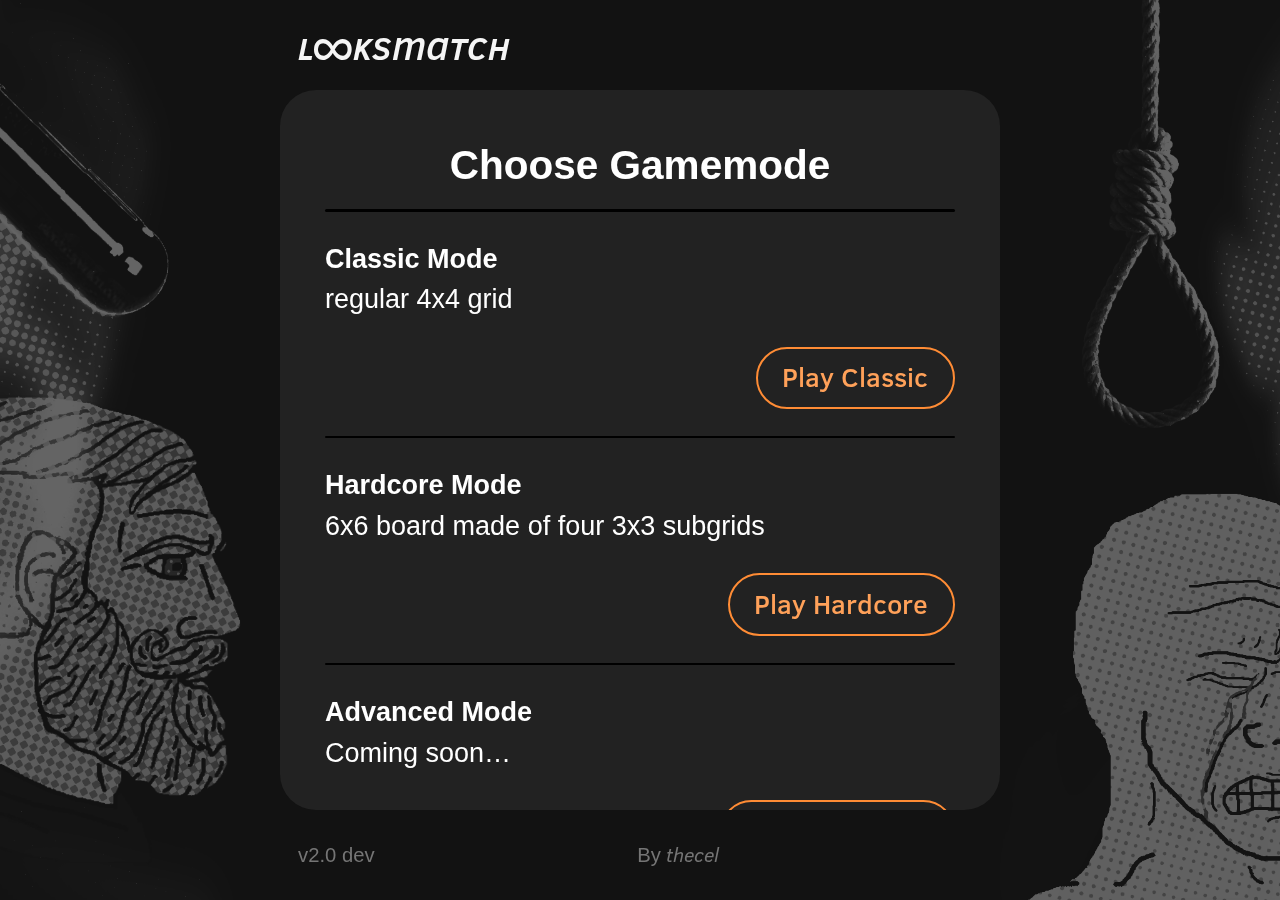
<file: index.html>
<!DOCTYPE html>
<html>
<head>
	<title>Redirect</title>

<script data-ad-client="ca-pub-3701111164796847" async src="https://pagead2.googlesyndication.com/pagead/js/adsbygoogle.js"></script>

<script type="text/javascript">
    window._mNHandle = window._mNHandle || {};
    window._mNHandle.queue = window._mNHandle.queue || [];
    medianet_versionId = "3121199";
</script>
<script src="https://contextual.media.net/dmedianet.js?cid=8CUU7OIBI" async="async"></script>

	<meta http-equiv="refresh" content="0;URL='looksmatch'">
</head>
<body>

</body>
</html>
</file>
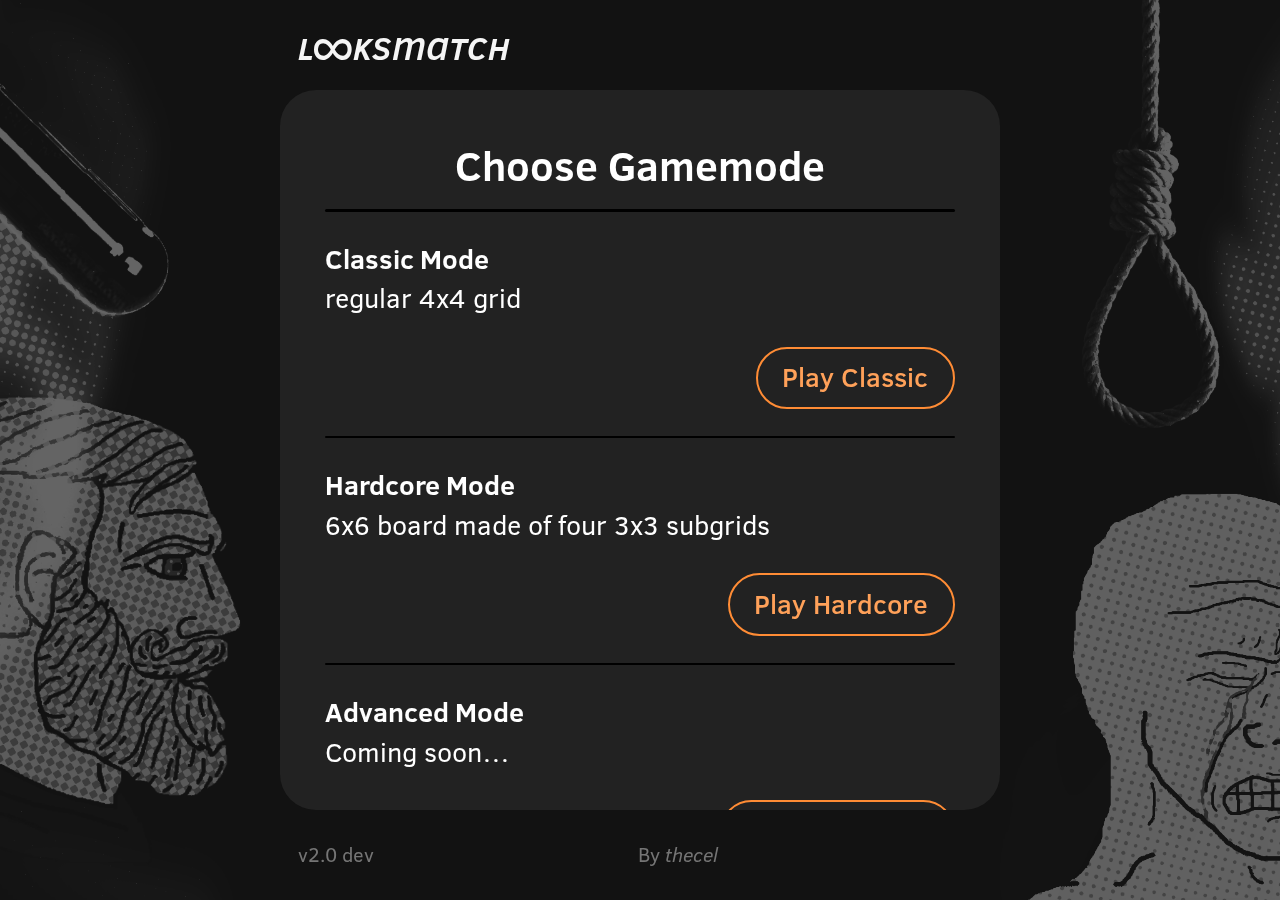
<file: looksmatch/index.html>
<!DOCTYPE html>
<html>
<head>
	<title>LOOKSMATCH: a PSL-themed puzzle game based on 2048</title>

	<meta charset="utf-8">

	<meta name="viewport" content="width=device-width, height=device-height, initial-scale=1">

<script type="text/javascript">
    window._mNHandle = window._mNHandle || {};
    window._mNHandle.queue = window._mNHandle.queue || [];
    medianet_versionId = "3121199";
</script>
<script src="https://contextual.media.net/dmedianet.js?cid=8CUU7OIBI" async="async"></script>

	<link rel="stylesheet" type="text/css" href="clear-sans-font-face/stylesheet.css">

	<style type="text/css">

		:root {
		  --vu: calc(min(var(--vh), 100 / 85 * 1vw));

		  --orange-200: #FFBC89;
		  --orange-300: #FFA159;
		  --orange-400: #FF8C35;
		  --orange-500: #FF7811;
		  --orange-600: #f96e00;
		  --orange-700: #ef6200;
		  --orange-800: #e55700;
		  --orange-900: #d44300;
		}

	* {
		vertical-align: top;
	}

	html, body {
		margin: 0;
		background-color: #121212;
		color: white;
		font-family: 'Clear Sans', sans-serif;
		font-size: calc(var(--vu) * 3);
		width: 100vw;
		height: calc(var(--vh) * 100);
		line-height: 1.5;
		overflow: hidden;

		background-image: url('BGhoriz.png');
		background-position: center center;
		background-size: cover;
	}

	main {
		position: fixed;
		top: calc(var(--vh) * 50);
		left: 50vw;
		width: calc(var(--vu) * 80);
		height: calc(var(--vu) * 100);
		margin: calc(var(--vu) * -50) calc(var(--vu) * -40);
	}

	header, footer {
		text-align: center;
		line-height: 1;
		position: relative;
		z-index: 200;
		display: flex;
		align-items: center;
		justify-content: space-between;
		height: calc(var(--vu) * 10);
		margin: 0 calc(var(--vu) * 2);
	}

	h1 {
		font-weight: 500;
		font-size: 1.5rem;
		margin: 0;
		color: #F5F5F5;
		font-style: italic;
	}

	h1, h1 * {
		vertical-align: baseline;
	}

	h1 span {
		transform: scale(1.25, 1.5);
		position: relative;
		display: inline-block;
		font-weight: 300 !important;
		left: -0.03em;
		bottom: -0.015em;
	}

	h1 em {
		font-size: 0.76em;
		font-weight: 700;
	}

	footer {
		font-size: 0.75rem;
		color: #757575;
	}

	dialog {
		text-align: center;
	}
		
	section {
		background: #222222;
		height: calc(var(--vu) * 80);
		font-size: 0;
		position: relative;
		overflow: hidden;
		transition: border-radius 0.5s ease-out;
	}

	section, .dialog {
		border-radius: calc(var(--vu) * 4);
	}

	.subgrid {
		width: calc(calc(var(--vu) * 40.5));
		height: calc(calc(var(--vu) * 40.5));
	}
	.subgrid:nth-child(even) {
		width: calc(calc(var(--vu) * 39.5) - 1px);
		height: calc(calc(var(--vu) * 39.5) - 1px);
	}

	.hardcore section, .hardcore dialog {
		border-radius: calc(var(--vu) * 3);
	}

	.square, .block, .subgrid, .horizontal-bar, .vertical-bar {
		user-select: none;
	}

	.square, .block, .block::after, .block::before {
		width: calc(var(--vu) * 17.5);
		height: calc(var(--vu) * 17.5);
		border-radius: calc(var(--vu) * 2);
	}

	.hardcore .square, .hardcore .block, .hardcore .block::after, .hardcore .block::before {
		width: calc(var(--vu) * 67.5 / 6);
		height: calc(var(--vu) * 67.5 / 6);
		border-radius: calc(var(--vu) * 1.5);
	}

	.square {
		display: inline-block;
		background: #2c2c2c;
		margin: calc(var(--vu) * 2) 0 0 calc(var(--vu) * 2);
	}

	.square, .subgrid {
		display: inline-block;
	}

	.hardcore .square {
		margin: calc(var(--vu) * 1.5) 0 0 calc(var(--vu) * 1.5);
	}

	.square.flashing {
		animation: flash 0.25s ease-in-out;
	}

	.block::before, .block::after {
		content: "";
		position: absolute;
		top: 0;
		left: 0;
		right: 0;
		bottom: 0;
		background-size: 100% 100%;
		background-position: center center;
	}

	.block::before {
		box-shadow: 0 calc(var(--vu) * 0.25) calc(var(--vu) * 1) calc(var(--vu) * -0.5) black;
		background-image: url('overlay-shadow.png');
		z-index: 1;
	}

	.block::after {
		background-image: url('overlay-highlight.png');
		mix-blend-mode: color-dodge;
	}

	.block {
		position: absolute;
		transition: top 0.25s ease-in-out, left 0.25s ease-in-out;
		background-size: 1500% 100%, 1500% 100%;
		animation: spawn 0.25s ease-in;
		background-image: url('characters.png'), url('characters-lowres.png');
	}

	.block[data-stage='1'] {
		background-position: left center, left center;
	}
	.block[data-stage='2'] {
		box-shadow: inset 0 0 0 1px #6161616e, 0 0 calc(var(--vu) * 0.201326592) 0 #616161;
		background-position: -100% center, -100% center;
	}
	.block[data-stage='3'] {
		box-shadow: inset 0 0 0 1px #004cff80, 0 0 calc(var(--vu) * 0.25165824) 0 #004cff;
		background-position: -200% center, -200% center;
	}
	.block[data-stage='4'] {
		box-shadow: inset 0 0 0 1px #0099ff88, 0 0 calc(var(--vu) * 0.3145728) 0 #0099ff;
		background-position: -300% center, -300% center;
	}
	.block[data-stage='5'] {
		box-shadow: inset 0 0 0 1px #00e2ff97, 0 0 calc(var(--vu) * 0.393216) 0 #00e2ff;
		background-position: -400% center, -400% center;
	}
	.block[data-stage='6'] {
		box-shadow: inset 0 0 0 1px #00ffe5a7, 0 0 calc(var(--vu) * 0.49152) 0 #00ffe5;
		background-position: -500% center, -500% center;
	}
	.block[data-stage='7'] {
		box-shadow: inset 0 0 0 1px #00ff26c0, 0 0 calc(var(--vu) * 0.6144) 0 #00ff26;
		background-position: -600% center, -600% center;
	}
	.block[data-stage='8'] {
		box-shadow: inset 0 0 0 1px #ffea00ba, 0 0 calc(var(--vu) * 0.768) 0 #ffea00;
		background-position: -700% center, -700% center;
	}
	.block[data-stage='9'] {
		box-shadow: inset 0 0 0 1px #ffbf00cd, 0 0 calc(var(--vu) * 0.96) 0 #ffbf00;
		background-position: -800% center, -800% center;
	}
	.block[data-stage='10'] {
		box-shadow: inset 0 0 0 1px #ff9800e6, 0 0 calc(var(--vu) * 1.2) 0 #ff9800;
		background-position: -900% center, -900% center;
	}
	.block[data-stage='11'] {
		box-shadow: inset 0 0 0 1px #ff3d00, 0 0 calc(var(--vu) * 1.5) 0 #ff3d00;
		background-position: -1000% center, -1000% center;
	}

	.block[data-stage='12'] {
		box-shadow: inset 0 0 0 1px #ff8000, 0 0 calc(var(--vu) * 1.75) 0 #ff8000;
		background-position: -1100% center, -1100% center;
	}
	.block[data-stage='13'] {
		box-shadow: inset 0 0 0 1px white, 0 0 calc(var(--vu) * 2) 0 white;
		background-position: -1200% center, -1200% center;
	}
	.block[data-stage='14'] {
		box-shadow: inset 0 0 0 1px yellow, 0 0 calc(var(--vu) * 0.5) 0 white, 0 0 calc(var(--vu) * 2) 0 yellow;
		background-position: -1300% center, -1300% center;
	}
	.block[data-stage='15'] {
		box-shadow: inset 0 0 1px 1px magenta, 0 0 calc(var(--vu) * 0.5) white, 0 0 calc(var(--vu) * 1.5) magenta, calc(var(--vu) * 0.5) calc(var(--vu) * 0.5) calc(var(--vu) * 1.5) 0 blue, calc(var(--vu) * -0.5) calc(var(--vu) * -0.5) calc(var(--vu) * 1.5) 0 red;
		background-position: -1400% center, -1400% center;
	}



	.no-touch {
		pointer-events: none;
	}

	.block[data-stage='2'], .block.pulse[data-stage='1'] {
		z-index: 2;
	}
	.block[data-stage='3'], .block.pulse[data-stage='2'] {
		z-index: 3;
	}
	.block[data-stage='4'], .block.pulse[data-stage='3'] {
		z-index: 4;
	}
	.block[data-stage='5'], .block.pulse[data-stage='4'] {
		z-index: 5;
	}
	.block[data-stage='6'], .block.pulse[data-stage='5'] {
		z-index: 6;
	}
	.block[data-stage='7'], .block.pulse[data-stage='6'] {
		z-index: 7;
	}
	.block[data-stage='8'], .block.pulse[data-stage='7'] {
		z-index: 8;
	}
	.block[data-stage='9'], .block.pulse[data-stage='8'] {
		z-index: 9;
	}
	.block[data-stage='10'], .block.pulse[data-stage='9'] {
		z-index: 10;
	}
	.block[data-stage='11'], .block.pulse[data-stage='10'] {
		z-index: 11;
	}
	.block[data-stage='12'], .block.pulse[data-stage='11'] {
		z-index: 12;
	}
	.block[data-stage='13'], .block.pulse[data-stage='12'] {
		z-index: 13;
	}
	.block[data-stage='14'], .block.pulse[data-stage='13'] {
		z-index: 14;
	}
	.block[data-stage='15'], .block.pulse[data-stage='14'] {
		z-index: 15;
	}
	.block[data-stage='16'], .block.pulse[data-stage='15'] {
		z-index: 16;
	}

	dialog {
		z-index: 150;
		color: black;
		display: none;
		border: 0;
		width: 100%;
		height: 100%;
		position: absolute;
		top: 0;
		left: 0;
		background: rgba(255, 255, 255, 75%);
		font-size: calc(var(--vu) * 3);
		padding: 0;

		justify-content: center;
		align-items: stretch;
		flex-direction: column;
	}

	#touch-layer {
		position: absolute;
		z-index: 50;
		top: 0;
		left: 0;
		right: 0;
		bottom: 0;
		width: 100%;
		height: 100%;
	}

	dialog div {
		padding: calc(var(--vu) * 5);
		max-height: calc(100% - var(--vu) * 10);
		overflow-y: auto;
	}

	dialog:not(.startscreen) {
		-webkit-backdrop-filter: blur(var(--vu));
		backdrop-filter: blur(var(--vu));
	}

	dialog:not(.startscreen) button {
		color: #D84315;
	}

	button, .light button, .dark .light button {
		appearance: none;
    border: none;
    font: inherit;
    padding: calc(var(--vu) * 2 - max(1px, var(--vu) * 0.25)) calc(var(--vu) * 3 - max(1px, var(--vu) * 0.25));
    line-height: 1;
    border-radius: 9999px;
    background: transparent;
    border: calc(max(1px, var(--vu) * 0.25)) solid var(--orange-700);
    color: var(--orange-800);
    cursor: pointer;
    transition: background 0.1s ease-in-out, color 0.1s ease-in-out;
    display: inline-block;
    outline: none !important;
    font-weight: 500;
	}

	.light button.solid, .light button:hover, .dark .light button.solid, .dark .light button:hover {
		background: var(--orange-700);
	}

	.light button.solid:hover, .dark .light button.solid:hover {
		background: var(--orange-800);
		border-color: var(--orange-800);
	}

	.light button:active, .dark .light button:active {
		background: var(--orange-900) !important;
		border-color: var(--orange-900) !important;
	}

	.dark button, .light .dark button {
		border-color: var(--orange-400);
		color: var(--orange-300);
	}

	.dark button.solid, .dark button:hover, .light .dark button.solid, .light .dark button:hover {
		background: var(--orange-400);
	}

	.dark button.solid:hover, .light .dark button.solid:hover {
		background: var(--orange-300);
		border-color: var(--orange-300);
	}

	.dark button:active, .light .dark button:active {
		background: var(--orange-500) !important;
		border-color: var(--orange-500) !important;
	}

	.dark button.solid, .dark button:hover, .dark button:active,
	.light .dark button.solid, .light .dark button:hover, .light .dark button:active {
		color: black;
	}

	.light button.solid, .light button:hover, .light button:active,
	.dark .light button.solid, .dark .light button:hover, .dark .light button:active {
		color: white;
	}

	header button {
    padding: calc(var(--vu) * 1.25 - max(1px, var(--vu) * 0.25)) calc(var(--vu) * 2 - max(1px, var(--vu) * 0.25));
    margin-right: calc(var(--vu) * -2);
	}




	.vertical-bar, .horizontal-bar {
		border-radius: 999px;
		background: #121212;
		position: absolute;
		display: none;
	}

	.hardcore .vertical-bar, .hardcore .horizontal-bar {
		display: block;
	}

	.vertical-bar {
		height: calc(var(--vu) * 37);
		width: calc(var(--vu) * 1);
		left: calc(var(--vu) * 39.5);
	}
	.vertical-bar.first {
		top: calc(var(--vu) * 1.5);
	}
	.vertical-bar.second {
		top: calc(var(--vu) * 41.5);
	}

	.horizontal-bar {
		width: calc(var(--vu) * 37);
		height: calc(var(--vu) * 1);
		top: calc(var(--vu) * 39.5);
	}
	.horizontal-bar.first {
		left: calc(var(--vu) * 1.5);
	}
	.horizontal-bar.second {
		left: calc(var(--vu) * 41.5);
	}






	hr {
		background: black;
		border: none;
		border-radius: 9999px;
		height: calc(max(2px, var(--vu) * 0.25));
	}



	p.left {
		text-align: left;
	}
	p.right {
		text-align: right;
	}

	.block.no-anim {
		animation: none;
	}

	.block.pulse {
		animation: 0.25s pulse ease-in-out !important;
	}

	h2 {
		margin: 0;
	}

	header button {
		float: right;
	}

	dialog.fadein, dialog.startscreen {
		display: flex !important;
	}

	dialog.startscreen {
		background: transparent;
		color: white;
		z-index: 100;
	}

	dialog.fadein {
		animation: fadescreen 2s ease-in-out 1s both;
	}

	dialog.fadein.fast {
		animation: fadescreen 0.5s ease-in-out both;
	}

	@keyframes spawn {
		from {
			opacity: 0;
			transform: scale(0);
		}
		to {
			opacity: 1;
			transform: scale(1);
		}
	}

	@keyframes fadescreen {
		from {
			opacity: 0;
		}
		to {
			opacity: 1;
		}
	}

	@keyframes pulse {
		0%, 50% {
			transform: scale(1);
			filter: brightness(1);
		}
		75% {
			transform: scale(1.1);
			filter: brightness(1.5);
		}
		100% {
			transform: scale(1);
			filter: brightness(1);
		}
	}

	@keyframes flash {
		0% {
			transform: scale(1);
			background: #2c2c2c;
		}
		50% {
			transform: scale(1.1);
			background: #383838;
		}
		100% {
			transform: scale(1);
			background: #2c2c2c;
		}
	}

	.hidden {
		visibility: hidden;
	}


	/* ========== */


	@media 
	(-webkit-min-device-pixel-ratio: 2), 
	(min-resolution: 192dpi) { 
		body.hdpi-compatible .block {
			font-size: 1px;
		}
		body.hdpi-compatible .block[data-stage='2'] {
			box-shadow: inset 0 0 0 0.5em #6161616e, 0 0 calc(var(--vu) * 0.201326592) 0 #616161;
		}
		body.hdpi-compatible .block[data-stage='3'] {
			box-shadow: inset 0 0 0 0.5em #004cff80, 0 0 calc(var(--vu) * 0.25165824) 0 #004cff;
		}
		body.hdpi-compatible .block[data-stage='4'] {
			box-shadow: inset 0 0 0 0.5em #0099ff88, 0 0 calc(var(--vu) * 0.3145728) 0 #0099ff;
		}
		body.hdpi-compatible .block[data-stage='5'] {
			box-shadow: inset 0 0 0 0.5em #00e2ff97, 0 0 calc(var(--vu) * 0.393216) 0 #00e2ff;
		}
		body.hdpi-compatible .block[data-stage='6'] {
			box-shadow: inset 0 0 0 0.5em #00ffe5a7, 0 0 calc(var(--vu) * 0.49152) 0 #00ffe5;
		}
		body.hdpi-compatible .block[data-stage='7'] {
			box-shadow: inset 0 0 0 0.5em #00ff26c0, 0 0 calc(var(--vu) * 0.6144) 0 #00ff26;
		}
	}

	</style>

	<script>
		
		function setVh() {
		  let vh = window.innerHeight * 0.01;
		  document.documentElement.style.setProperty('--vh', `${vh}px`);
		}

		setVh();

	</script>

	<!-- Global site tag (gtag.js) - Google Analytics -->
	<script async src="https://www.googletagmanager.com/gtag/js?id=UA-123661131-5"></script>
	<script>
	  window.dataLayer = window.dataLayer || [];
	  function gtag(){dataLayer.push(arguments);}
	  gtag('js', new Date());

	  gtag('config', 'UA-123661131-5');
	</script>


</head>
<body class='dark'>

	<main>

		<header>
			<h1>
				<em>L</em>&hairsp;<span>∞</span>&hairsp;<em>K</em>sma<em>T</em>c<em>H</em>
			</h1>
			<button onclick='if(!gameIsOver()){$("#restart-confirmation").addClass("fadein fast");$("#new-game").addClass("hidden");}else{resetGame();}' id='new-game' class='hidden solid'>New game</button>
		</header>



		<section>

			<div id='touch-layer'></div>

			<div class='vertical-bar first'></div>
			<div class='vertical-bar second'></div>
			<div class='horizontal-bar first'></div>
			<div class='horizontal-bar second'></div>

			<dialog id='game-over' class='light'>
				<div>
		
					<h2>Game over :(</h2>

					<p>
						No more moves left!
					</p>

					<button onclick="closeDialog(event);">Close</button> <button onclick="closeDialog(event);resetGame();" class='solid'>New game</button>
				</div>

			</dialog>

			<dialog id='restart-confirmation' class='light'>
				<div>
		
					<h2>Start new game?</h2>

					<p>
						Are you sure?
					</p>

					<button onclick="closeDialog(event);">No</button> <button onclick="closeDialog(event);resetGame();" class='solid'>Yes</button>
				</div>

			</dialog>

			<dialog id='mode-select' class='startscreen'>
				<div>
		
					<h2>Choose Gamemode</h2>
					<hr>

					<p class='left'>
						<strong>Classic Mode</strong><br>
						regular 4x4 grid
					</p>
					<p class='right'>
						<button onclick='startGame("classic");'>Play Classic</button>
					</p>
					<hr>
					<p class='left'>
						<strong>Hardcore Mode</strong><br>
						6x6 board made of four 3x3 subgrids
					</p>
					<p class='right'>
						<button onclick='startGame("hardcore");'>Play Hardcore</button>
					</p>
					<hr>
					<p class='left'>
						<strong>Advanced Mode</strong><br>
						Coming soon&hellip;
					</p>
					<p class='right'>
						<button>Play Advanced</button>
					</p>
					<hr>
				</div>

			</dialog>
		</section>



		<footer>
			<span>v2.0 dev</span>
			<span>By <em>thecel</em></span>

<div id="777126508">
    <script type="text/javascript">
        try {
            window._mNHandle.queue.push(function (){
                window._mNDetails.loadTag("777126508", "728x90", "777126508");
            });
        }
        catch (error) {}
    </script>
</div>

		</footer>

	</main>


	<script src="https://code.jquery.com/jquery-3.5.1.min.js" integrity="sha256-9/aliU8dGd2tb6OSsuzixeV4y/faTqgFtohetphbbj0=" crossorigin="anonymous"></script>

	<script>

	"use strict";

	window.mobileCheck = function() {
	  let check = false;
	  (function(a){if(/(android|bb\d+|meego).+mobile|avantgo|bada\/|blackberry|blazer|compal|elaine|fennec|hiptop|iemobile|ip(hone|od)|iris|kindle|lge |maemo|midp|mmp|mobile.+firefox|netfront|opera m(ob|in)i|palm( os)?|phone|p(ixi|re)\/|plucker|pocket|psp|series(4|6)0|symbian|treo|up\.(browser|link)|vodafone|wap|windows ce|xda|xiino/i.test(a)||/1207|6310|6590|3gso|4thp|50[1-6]i|770s|802s|a wa|abac|ac(er|oo|s\-)|ai(ko|rn)|al(av|ca|co)|amoi|an(ex|ny|yw)|aptu|ar(ch|go)|as(te|us)|attw|au(di|\-m|r |s )|avan|be(ck|ll|nq)|bi(lb|rd)|bl(ac|az)|br(e|v)w|bumb|bw\-(n|u)|c55\/|capi|ccwa|cdm\-|cell|chtm|cldc|cmd\-|co(mp|nd)|craw|da(it|ll|ng)|dbte|dc\-s|devi|dica|dmob|do(c|p)o|ds(12|\-d)|el(49|ai)|em(l2|ul)|er(ic|k0)|esl8|ez([4-7]0|os|wa|ze)|fetc|fly(\-|_)|g1 u|g560|gene|gf\-5|g\-mo|go(\.w|od)|gr(ad|un)|haie|hcit|hd\-(m|p|t)|hei\-|hi(pt|ta)|hp( i|ip)|hs\-c|ht(c(\-| |_|a|g|p|s|t)|tp)|hu(aw|tc)|i\-(20|go|ma)|i230|iac( |\-|\/)|ibro|idea|ig01|ikom|im1k|inno|ipaq|iris|ja(t|v)a|jbro|jemu|jigs|kddi|keji|kgt( |\/)|klon|kpt |kwc\-|kyo(c|k)|le(no|xi)|lg( g|\/(k|l|u)|50|54|\-[a-w])|libw|lynx|m1\-w|m3ga|m50\/|ma(te|ui|xo)|mc(01|21|ca)|m\-cr|me(rc|ri)|mi(o8|oa|ts)|mmef|mo(01|02|bi|de|do|t(\-| |o|v)|zz)|mt(50|p1|v )|mwbp|mywa|n10[0-2]|n20[2-3]|n30(0|2)|n50(0|2|5)|n7(0(0|1)|10)|ne((c|m)\-|on|tf|wf|wg|wt)|nok(6|i)|nzph|o2im|op(ti|wv)|oran|owg1|p800|pan(a|d|t)|pdxg|pg(13|\-([1-8]|c))|phil|pire|pl(ay|uc)|pn\-2|po(ck|rt|se)|prox|psio|pt\-g|qa\-a|qc(07|12|21|32|60|\-[2-7]|i\-)|qtek|r380|r600|raks|rim9|ro(ve|zo)|s55\/|sa(ge|ma|mm|ms|ny|va)|sc(01|h\-|oo|p\-)|sdk\/|se(c(\-|0|1)|47|mc|nd|ri)|sgh\-|shar|sie(\-|m)|sk\-0|sl(45|id)|sm(al|ar|b3|it|t5)|so(ft|ny)|sp(01|h\-|v\-|v )|sy(01|mb)|t2(18|50)|t6(00|10|18)|ta(gt|lk)|tcl\-|tdg\-|tel(i|m)|tim\-|t\-mo|to(pl|sh)|ts(70|m\-|m3|m5)|tx\-9|up(\.b|g1|si)|utst|v400|v750|veri|vi(rg|te)|vk(40|5[0-3]|\-v)|vm40|voda|vulc|vx(52|53|60|61|70|80|81|83|85|98)|w3c(\-| )|webc|whit|wi(g |nc|nw)|wmlb|wonu|x700|yas\-|your|zeto|zte\-/i.test(a.substr(0,4))) check = true;})(navigator.userAgent||navigator.vendor||window.opera);
	  return check;
	};

	if (!window.mobileCheck()) {
		$('body').addClass('hdpi-compatible');
	}



	

	const throttle = (func, limit) => {
	  let inThrottle
	  return function() {
	    const args = arguments
	    const context = this
	    if (!inThrottle) {
	      func.apply(context, args)
	      inThrottle = true
	      setTimeout(() => inThrottle = false, limit)
	    }
	  }
	}



	var gamemodeTileIndices;

	var gamemode;

	const maxStage = 12;

	function closeDialog(e) {
		$(e.target).closest('dialog').removeClass('fadein fast');
		$('#new-game').removeClass('hidden');
	}

	function resetGame() {
		$('#new-game').addClass('hidden');
		$('#mode-select').addClass('startscreen');
		$('body').removeClass(gamemode);
		$('.subgrid, .square, .block').remove();
	}

	function startGame(mode) {

		$('#new-game').removeClass('hidden');

		$('#mode-select').removeClass('startscreen');

		gamemode = mode;

		$('body').addClass(mode);

		switch (mode) {
			case "classic":

				gamemodeTileIndices = Array.from(Array(16).keys());

				$('section').prepend('<span class="square"></span>'.repeat(16));

				break;

			case "hardcore":

				gamemodeTileIndices = [
					0, 1, 2, 6, 7, 8, 12, 13, 14,
					3, 4, 5, 9, 10, 11, 15, 16, 17,
					18, 19, 20, 24, 25, 26, 30, 31, 32,
					21, 22, 23, 27, 28, 29, 33, 34, 35
				];
				$('section').prepend(`<div class='subgrid'>${'<span class="square small"></span>'.repeat(9)}</div>`.repeat(4));

				break;
		}

		$('.square').each(function (index) {
			$(this).attr('data-index', gamemodeTileIndices[index]);
		});

		spawnSquare();
	}

	function areAnimationsPlaying() {
		//console.log($('[data-animating="yes"]').length);
		return $('[data-animating="yes"]').length > 0;
	}

	function vh(v) {
	  var h = Math.max(window.innerHeight || 0);
	  return (v * h) / 100;
	}

	function vw(v) {
	  var w = Math.max(document.documentElement.clientWidth, window.innerWidth || 0);
	  return (v * w) / 100;
	}

	function vmin(v) {
	  return Math.min(vh(v), vw(v));
	}

	function vmax(v) {
	  return Math.max(vh(v), vw(v));
	}

	function vu(v) {
		return Math.min(vh(v), 100 / 85 * vw(v));
	}

	const animDur = 250;

	const transpose = m => m[0].map((x,i) => m.map(x => x[i]));

	const characterProgression = [
		'JewNose.png',
		'Eggman.png',
		'StBlackOps2Cel.png',
		'Jsanza29.png',
		'MarkZuckerberg.png',
		'SnoopDogg.png',
		'RyanGosling.png',
		'HenryCavill.png',
		'JordanBarrett.png',
		'DavidGandy.png',
		'JeremyMeeks.png'
	];

	function gameOver() {
		$('#game-over').addClass('fadein');
	}

	function getBoardSize() {
		if (gamemode === 'classic') return 4;
		else if (gamemode === 'hardcore') return 6;
		return 4;
	}

	function getTileSize() {
		if (gamemode === 'classic') return 17.5;
		else if (gamemode === 'hardcore') return 67.5 / 6;
		return 17.5;
	}

	function gameIsOver() {

		const d = getBoardData();

		if (JSON.stringify(d).replace(/[^0-9]/gmi, '').length < $('.square').length) return false;

		const checkString = (JSON.stringify(d) + JSON.stringify(transpose(d))).replace(/[^0-9\[\]]/gmi, '');

		//console.log(checkString);

		return !/([0-9])\1+/gmi.test(checkString);
	}

	function getRandomOpenSpot() {

		$('#touch-layer').addClass('no-touch');

		var spots = [];

		for (let y = 0; y < getBoardSize(); y++) {
			for (let x = 0; x < getBoardSize(); x++) {
				var squarePos = $('.square[data-index="' + (x + y * getBoardSize()) + '"]')[0].getBoundingClientRect();
				if (!document.elementFromPoint(squarePos.left + vu(getTileSize() / 2), squarePos.top + vu(getTileSize() / 2)).className.includes('block')) {
					spots.push([x, y]);
				}
			}
		}

		const put = spots[Math.floor(Math.random()*spots.length)];

		$('#touch-layer').removeClass('no-touch');

		return {x : put[0], y : put[1]};
	}

	function toVuPosition(u) {
		if (gamemode === 'hardcore') {
			return 1.5 + u * (1.5 + getTileSize()) + 2 * (u >= 3);
		}
		return 2 + u * (2 + getTileSize());
	}

	function testMode() {
		$('.block').remove();
		for (let stage = 1; stage <= 15; stage++) {
			$('section').append(`
				<div class='block' style='top: calc(var(--vu) * ${toVuPosition(Math.floor((stage - 1) / 4))}); left: calc(var(--vu) * ${toVuPosition((stage - 1) % 4)});' data-stage='${stage}'></div>
			`);
		}
	}

	function spawnSquare() {

		const xy = getRandomOpenSpot();

		//console.log(`${xy.x},${xy.y}`);

		const stage = [0, 1, 0][Math.floor(Math.random()*3)];

		$('section').append(`
			<div class='block' style='top: calc(var(--vu) * ${toVuPosition(xy.y)}); left: calc(var(--vu) * ${toVuPosition(xy.x)});' data-stage='${stage + 1}'></div>
		`);
		let spawningSquare = $($('.square').get(gamemodeTileIndices.indexOf(xy.x + xy.y * getBoardSize())));
		spawningSquare.addClass('flashing').attr('data-animating', 'yes');

		spawningSquare.one('animationend', () => {
			spawningSquare.removeClass('flashing').attr('data-animating', 'no');

			for (let scr of spawnCompletionScripts) {
				scr();
			}
			spawnCompletionScripts = [];

			if (gameIsOver()) gameOver();
		});
	}

	var queued = false;

	var gdx = 0;
	var gdy = 0;

	var animCompletionScripts = [];
	var spawnCompletionScripts = [];

	function getBoardData() {

		$('#touch-layer').addClass('no-touch');

		if (gamemode === 'hardcore') {
			
			var boardContents = [
				[null, null, null, null, null, null],
				[null, null, null, null, null, null],
				[null, null, null, null, null, null],
				[null, null, null, null, null, null],
				[null, null, null, null, null, null],
				[null, null, null, null, null, null]
			];
		}
		else {
			var boardContents = [
				[null, null, null, null],
				[null, null, null, null],
				[null, null, null, null],
				[null, null, null, null]
			];
		}

		for (let y = 0; y < getBoardSize(); y++) {
			for (let x = 0; x < getBoardSize(); x++) {
				var squarePos = $('.square').get(gamemodeTileIndices.indexOf(x + y * getBoardSize())).getBoundingClientRect();
				let elementAtLocation = document.elementFromPoint(squarePos.left + vu(getTileSize() / 2), squarePos.top + vu(getTileSize() / 2));
				
				if (elementAtLocation.className.includes('block')) {
					boardContents[y][x] = $(elementAtLocation).attr('data-stage');
				}
			}
		}

		$('#touch-layer').removeClass('no-touch');

		return boardContents;
	}

	function slide(dx, dy) {

		if (areAnimationsPlaying()) {
			if (!queued) {
				//console.log('added to queue');
				queued = true;
				gdx = dx;
				gdy = dy;
				spawnCompletionScripts.push(() => {queued = false; slide(gdx, gdy)});
			}
			return;
		}

		//console.log('animations are not playing');

		const hardcore = gamemode === 'hardcore';

		if (gamemode === 'classic') {

			var delta = [
				[0, 0, 0, 0],
				[0, 0, 0, 0],
				[0, 0, 0, 0],
				[0, 0, 0, 0]
			];

			var rDelta = [
				[0, 0, 0, 0],
				[0, 0, 0, 0],
				[0, 0, 0, 0],
				[0, 0, 0, 0]
			];

			var promotion = [
				[false, false, false, false],
				[false, false, false, false],
				[false, false, false, false],
				[false, false, false, false]
			];

			var collapse = [
				[false, false, false, false],
				[false, false, false, false],
				[false, false, false, false],
				[false, false, false, false]
			];

		} else if (hardcore) {

			var delta = [
				[0, 0, 0, 0, 0, 0],
				[0, 0, 0, 0, 0, 0],
				[0, 0, 0, 0, 0, 0],
				[0, 0, 0, 0, 0, 0],
				[0, 0, 0, 0, 0, 0],
				[0, 0, 0, 0, 0, 0]
			];

			var rDelta = [
				[0, 0, 0, 0, 0, 0],
				[0, 0, 0, 0, 0, 0],
				[0, 0, 0, 0, 0, 0],
				[0, 0, 0, 0, 0, 0],
				[0, 0, 0, 0, 0, 0],
				[0, 0, 0, 0, 0, 0]
			];

			var promotion = [
				[false, false, false, false, false, false],
				[false, false, false, false, false, false],
				[false, false, false, false, false, false],
				[false, false, false, false, false, false],
				[false, false, false, false, false, false],
				[false, false, false, false, false, false]
			];

			var collapse = [
				[false, false, false, false, false, false],
				[false, false, false, false, false, false],
				[false, false, false, false, false, false],
				[false, false, false, false, false, false],
				[false, false, false, false, false, false],
				[false, false, false, false, false, false]
			];
		}

		var boardContents = getBoardData();

		$('#touch-layer').addClass('no-touch');

		if (dx === 0 && dy === -1) {

			for (let x = 0; x < getBoardSize(); x++) {
				for (let y = 0; y < getBoardSize(); y++) {

					const xBarrier = (hardcore ? (x >= 3 ? 3 : 0) : 0);
					const yBarrier = (hardcore ? (y >= 3 ? 3 : 0) : 0);

					if (!boardContents[y][x]) {
						continue;
					}

					let blockDelta = yBarrier - y;

					for (let ny = y - 1; ny >= yBarrier; ny--) {
						if (boardContents[ny][x] && boardContents[ny][x] !== boardContents[y][x]) {
							blockDelta = ny - y + 1;
							break;
						}
					}

					if (hardcore) {
						if (y === 3) blockDelta = -1 * !(boardContents[y - 1][x] && boardContents[y - 1][x] !== boardContents[y][x]);
					}

					if (blockDelta === 0) continue;

					delta[y][x] = blockDelta * dy;

					boardContents[y + blockDelta][x] = (boardContents[y + blockDelta][x] === boardContents[y][x]) ? (() => {promotion[y + blockDelta + rDelta[y + blockDelta][x]][x] = true; collapse[y][x] = true; return '0';})() : boardContents[y][x];
					boardContents[y][x] = null;

					rDelta[y + blockDelta][x] = -blockDelta;
				}
			}
		}

		else if (dx === 0 && dy === 1) {

			for (let x = 0; x < getBoardSize(); x++) {
				for (let y = getBoardSize() - 1; y >= 0; y--) {

					const xBarrier = (hardcore ? (x >= 3 ? 0 : 3) : 0);
					const yBarrier = (hardcore ? (y >= 3 ? 0 : 3) : 0);

					if (!boardContents[y][x]) {
						continue;
					}

					let blockDelta = getBoardSize() - 1 - yBarrier - y;

					for (let ny = y + 1; ny < getBoardSize() - yBarrier; ny++) {
						if (boardContents[ny][x] && boardContents[ny][x] !== boardContents[y][x]) {
							blockDelta = ny - y - 1;
							break;
						}
					}

					if (hardcore) {
						if (y === 2) blockDelta = 1 * !(boardContents[y + 1][x] && boardContents[y + 1][x] !== boardContents[y][x]);
					}

					if (blockDelta === 0) continue;

					delta[y][x] = blockDelta * dy;

					boardContents[y + blockDelta][x] = (boardContents[y + blockDelta][x] === boardContents[y][x]) ? (() => {promotion[y + blockDelta + rDelta[y + blockDelta][x]][x] = true; collapse[y][x] = true; return '0';})() : boardContents[y][x];
					boardContents[y][x] = null;

					rDelta[y + blockDelta][x] = -blockDelta;
				}
			}
		}

		else if (dx === -1 && dy === 0) {

			for (let y = 0; y < getBoardSize(); y++) {
				for (let x = 0; x < getBoardSize(); x++) {

					const xBarrier = (hardcore ? (x >= 3 ? 3 : 0) : 0);
					const yBarrier = (hardcore ? (y >= 3 ? 3 : 0) : 0);

					if (!boardContents[y][x]) {
						continue;
					}

					let blockDelta = xBarrier - x;

					for (let nx = x - 1; nx >= xBarrier; nx--) {
						if (boardContents[y][nx] && boardContents[y][nx] !== boardContents[y][x]) {
							blockDelta = nx - x + 1;
							break;
						}
					}

					if (hardcore) {
						if (x === 3) blockDelta = -1 * !(boardContents[y][x - 1] && boardContents[y][x - 1] !== boardContents[y][x]);
					}

					if (blockDelta === 0) continue;

					delta[y][x] = blockDelta * dx;

					boardContents[y][x + blockDelta] = (boardContents[y][x + blockDelta] === boardContents[y][x]) ? (() => {promotion[y][x + blockDelta + rDelta[y][x + blockDelta]] = true; collapse[y][x] = true; return '0';})() : boardContents[y][x];
					boardContents[y][x] = null;

					rDelta[y][x + blockDelta] = -blockDelta;
				}
			}
		}

		else if (dx === 1 && dy === 0) {

			for (let y = 0; y < getBoardSize(); y++) {
				for (let x = getBoardSize() - 1; x >= 0; x--) {

					const xBarrier = (hardcore ? (x >= 3 ? 0 : 3) : 0);
					const yBarrier = (hardcore ? (y >= 3 ? 0 : 3) : 0);

					if (!boardContents[y][x]) {
						continue;
					}

					let blockDelta = getBoardSize() - 1 - xBarrier - x;

					for (let nx = x + 1; nx < getBoardSize() - xBarrier; nx++) {
						if (boardContents[y][nx] && boardContents[y][nx] !== boardContents[y][x]) {
							blockDelta = nx - x - 1;
							break;
						}
					}

					if (hardcore) {
						if (x === 2) blockDelta = 1 * !(boardContents[y][x + 1] && boardContents[y][x + 1] !== boardContents[y][x]);
					}

					if (blockDelta === 0) continue;

					delta[y][x] = blockDelta * dx;

					boardContents[y][x + blockDelta] = (boardContents[y][x + blockDelta] === boardContents[y][x]) ? (() => {promotion[y][x + blockDelta + rDelta[y][x + blockDelta]] = true; collapse[y][x] = true; return '0';})() : boardContents[y][x];
					boardContents[y][x] = null;

					rDelta[y][x + blockDelta] = -blockDelta;
				}
			}
		}

	

		for (let y = 0; y < getBoardSize(); y++) {
			for (let x = 0; x < getBoardSize(); x++) {
				let squarePos = $('.square').get(gamemodeTileIndices.indexOf(x + y * getBoardSize())).getBoundingClientRect();
				let elementAtLocation = document.elementFromPoint(squarePos.left + vu(getTileSize() / 2), squarePos.top + vu(getTileSize() / 2));
				
				let elementAtNewLocation = document.elementFromPoint(vu(getTileSize() / 2) + vu(toVuPosition(x + delta[y][x] * dx)), vh(getTileSize() / 2) + vu(toVuPosition(x + delta[y][x] * dy)));

				if (elementAtLocation.className.includes('block')) {
					$(elementAtLocation).css('top', 'calc(var(--vu) * ' + toVuPosition(y + delta[y][x] * dy) + ')');
					$(elementAtLocation).css('left', 'calc(var(--vu) * ' + toVuPosition(x + delta[y][x] * dx) + ')');

					if (promotion[y][x]) {
						$(elementAtLocation).addClass('pulse no-anim');

						$(elementAtLocation).one('animationend', () => {
							$(elementAtLocation).removeClass('pulse');
						});

						let stage = Number($(elementAtLocation).attr('data-stage'));
						animCompletionScripts.push(() => {
							$(elementAtLocation).attr('data-stage', (stage + 1).toString());
						});
					}

					if (collapse[y][x]) {
						animCompletionScripts.push(() => {
							$(elementAtLocation).remove();
						});
					}
				}
			}
		}

		const t = JSON.stringify(delta);

		if (t.includes('1') || t.includes('2') || t.includes('3')) {
			animCompletionScripts.push(spawnSquare);
		}

		$('#touch-layer').removeClass('no-touch');
	}

	function keyMove(e) {
		if (e.key === 'ArrowUp') {
			slide(0, -1);
		}
		else if (e.key === 'ArrowDown') {
			slide(0, 1);
		}
		else if (e.key === 'ArrowLeft') {
			slide(-1, 0);
		}
		else if (e.key === 'ArrowRight') {
			slide(1, 0);
		}
	}

	var mousePressed = false;
	var touchPressed = false;

	function swipeZoneDetect(x, y, t) {
		const l = $('#touch-layer')[0].offsetWidth / 5;
		const p = Math.sqrt(x ** 2 + y ** 2) / l / Math.max(Date.now() - t, 1000 / 60) * 100 + 1;
		const e = 2 ** p;
		//console.log('Exp: ' + e);
		return (Math.abs(x) ** e + Math.abs(y) ** e) ** (1 / e) > (l / 2 ** ((e - 2) / (2 * e)));
	}

	$(window).on('keydown', keyMove);

	$('#touch-layer').on('mousedown', (e) => {
		mousePressed = [e.clientX, e.clientY, Date.now()];
	})
	.on('touchstart', (e) => {
		e.preventDefault();

		touchPressed = [e.touches[0].clientX, e.touches[0].clientY, Date.now()];
	})
	.on('mousemove', throttle((e) => {
		if (!mousePressed) return;

		const pos = [e.clientX, e.clientY];
		const d = pos.map((el, i) => (el - mousePressed[i]));

		//if (d[0]**2 + d[1]**2 < ($('#touch-layer')[0].offsetWidth / 5)**2) return;

		if (!swipeZoneDetect(d[0], d[1], mousePressed[2])) return;



		if (d[0] > 0 && d[0] > Math.abs(d[1])) slide(1, 0);

		else if (d[0] < 0 && -d[0] > Math.abs(d[1])) slide(-1, 0);

		else if (d[1] > 0 && d[1] > Math.abs(d[0])) slide(0, 1);

		else if (d[1] < 0 && -d[1] > Math.abs(d[0])) slide(0, -1);

		mousePressed = false;
	}, 1000 / 30))
	.on('touchmove', (e) => {
		e.preventDefault();

		if (!touchPressed) return;

		const pos = [e.touches[0].clientX, e.touches[0].clientY];
		const d = pos.map((el, i) => (el - touchPressed[i]));

		//if (d[0]**2 + d[1]**2 < ($('#touch-layer')[0].offsetWidth / 5)**2) return;

		if (!swipeZoneDetect(d[0], d[1], touchPressed[2])) return;



		if (d[0] > 0 && d[0] > Math.abs(d[1])) slide(1, 0);

		else if (d[0] < 0 && -d[0] > Math.abs(d[1])) slide(-1, 0);

		else if (d[1] > 0 && d[1] > Math.abs(d[0])) slide(0, 1);

		else if (d[1] < 0 && -d[1] > Math.abs(d[0])) slide(0, -1);

		touchPressed = false;
	})
	.on('mouseup', (e) => {
		mousePressed = false;
	})
	.on('touchend', (e) => {
		touchPressed = false;
	});

	$('section').on('transitionstart', '.block', (e) => {
		//console.log('transition started');
		$(e.target).attr('data-animating', 'yes');
	}).on('transitionend', '.block', (e) => {

		//console.log('transition ended');

		$(e.target).attr('data-animating', 'no');

		if (!areAnimationsPlaying()) {
			//console.log('Not animating');
			for (let func of animCompletionScripts) {
				func();
			}

			animCompletionScripts = [];
		}
	});

	var spriteSheet = new Image();
	spriteSheet.src = 'characters.png';

	var spriteSheetLowRes = new Image();
	spriteSheetLowRes.src = 'characters-lowres.png';



	window.addEventListener('resize', throttle(setVh, 1000 / 30));

	setVh();

	</script>

</body>
</html>
</file>
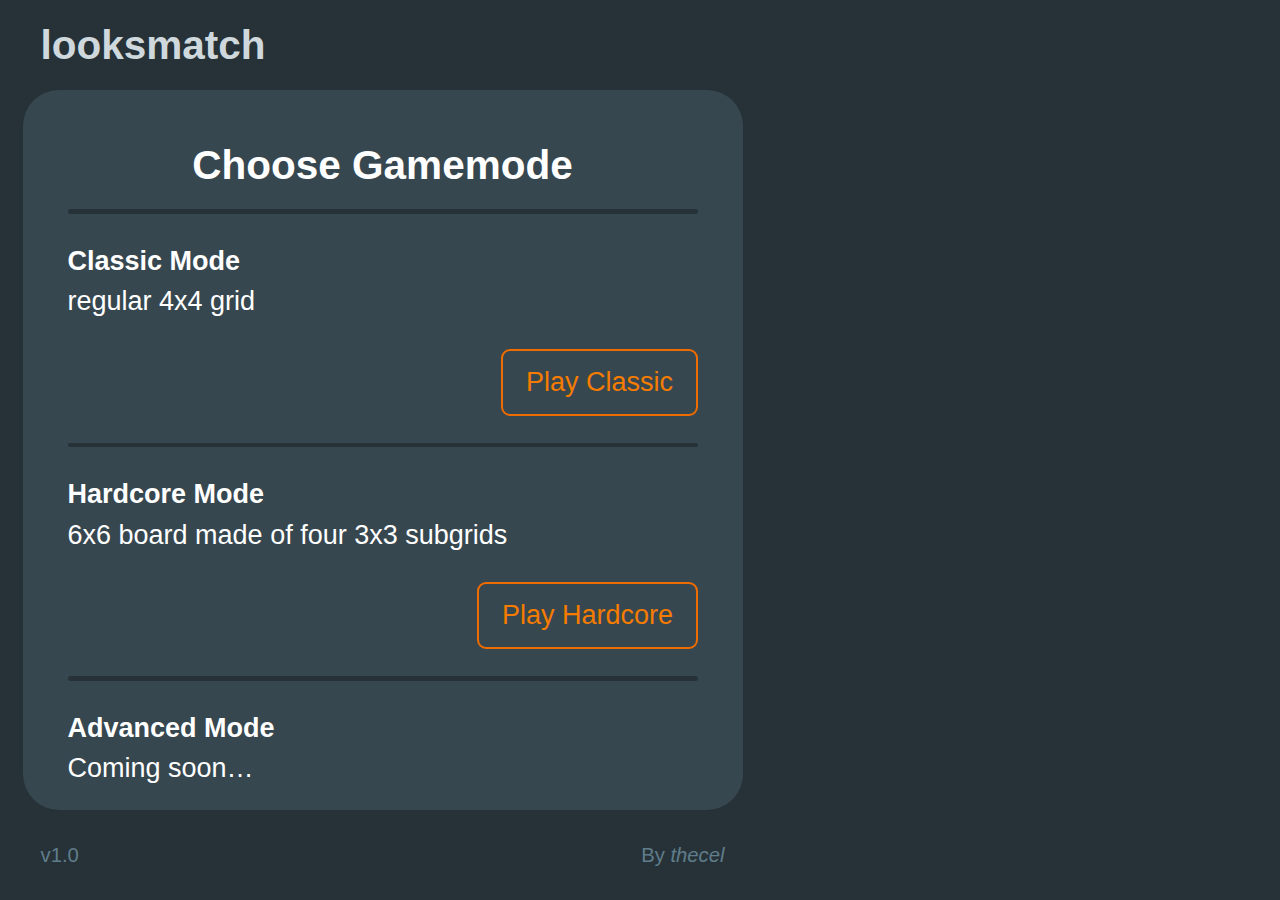
<file: game.html>
<!DOCTYPE html>
<html>
<head>
	<title>Looksmatch Game Player</title>

	<style type="text/css">

	* {
		vertical-align: top;
	}

	html, body {
		margin: 0;
		background: #263238;
		color: white;
		font-family: sans-serif;
		font-size: 3vh;
		width: 85vh;
		line-height: 1.5;
	}

	main {
		width: 80vh;
		margin: 0 auto;
	}

	header, footer {
		text-align: center;
		line-height: 1;
		position: relative;
		z-index: 200;
		display: flex;
		align-items: center;
		justify-content: space-between;
		height: 10vh;
		margin: 0 2vh;
	}

	h1 {
		font-size: 1.5rem;
		margin: 0;
		color: #CFD8DC;
	}

	footer {
		font-size: 0.75rem;
		color: #607D8B;
	}

	dialog {
		text-align: center;
	}
		
	section {
		background: #37474F;
		height: 80vh;
		border-radius: 4vh;
		font-size: 0;
		position: relative;
		overflow: hidden;
		transition: border-radius 0.5s ease-out;
	}

	.subgrid {
		width: calc(40.5vh);
		height: calc(40.5vh);
	}
	.subgrid:nth-child(even) {
		width: calc(39.5vh - 1px);
		height: calc(39.5vh - 1px);
	}

	.hardcore section {
		border-radius: 3vh;
	}

	section * {
		user-select: none;
	}

	.square, .block, .block::after, .block::before {
		width: 17.5vh;
		height: 17.5vh;
		border-radius: 2vh;
	}

	.hardcore .square, .hardcore .block, .hardcore .block::after, .hardcore .block::before {
		width: calc(67.5vh / 6);
		height: calc(67.5vh / 6);
		border-radius: 1.5vh;
	}

	.square {
		display: inline-block;
		background: #455A64;
		margin: 2vh 0 0 2vh;
	}

	.square, .subgrid {
		display: inline-block;
	}

	.hardcore .square {
		margin: 1.5vh 0 0 1.5vh;
	}

	.square.flashing {
		animation: flash 0.25s ease-in-out;
	}

	.block::before, .block::after {
		content: "";
		position: absolute;
		top: 0;
		left: 0;
		right: 0;
		bottom: 0;
		background-size: 100% 100%;
		background-position: center center;
	}

	.block::before {
		box-shadow: 0 0.25vh 1vh -0.5vh black;
		background-image: url('overlay-shadow.png');
		z-index: 1;
	}

	.block::after {
		background-image: url('overlay-highlight.png');
		mix-blend-mode: color-dodge;
	}

	.block {
		position: absolute;
		transition: top 0.25s ease-in-out, left 0.25s ease-in-out;
		background-size: cover;
		background-position: center center;
		animation: spawn 0.25s ease-in;
	}

	.block[data-stage='1'] {
		background-image: url('characters/JewNose.png');
	}
	.block[data-stage='2'] {
		box-shadow: 0 0 0.3vh 0.05vh #616161;
		background-image: url('characters/Eggman.png');
	}
	.block[data-stage='3'] {
		box-shadow: 0 0 0.3vh 0.05vh #3f51b5;
		background-image: url('characters/StBlackOps2Cel.png');
	}
	.block[data-stage='4'] {
		box-shadow: 0 0 0.35vh 0.1vh #2196f3;
		background-image: url('characters/Jsanza29.png');
	}
	.block[data-stage='5'] {
		box-shadow: 0 0 0.4vh 0.15vh #00bcd4;
		background-image: url('characters/MarkZuckerberg.png');
	}
	.block[data-stage='6'] {
		box-shadow: 0 0 0.45vh 0.2vh #009688;
		background-image: url('characters/SnoopDogg.png');
	}
	.block[data-stage='7'] {
		box-shadow: 0 0 0.5vh 0.25vh #4caf50;
		background-image: url('characters/RyanGosling.png');
	}
	.block[data-stage='8'] {
		box-shadow: 0 0 0.55vh 0.3vh #ebd831;
		background-image: url('characters/HenryCavill.png');
	}
	.block[data-stage='9'] {
		box-shadow: 0 0 0.6vh 0.35vh #ffc107;
		background-image: url('characters/JordanBarrett.png');
	}
	.block[data-stage='10'] {
		box-shadow: 0 0 0.65vh 0.4vh #ff9800;
		background-image: url('characters/DavidGandy.png');
	}
	.block[data-stage='11'] {
		box-shadow: 0 0 1vh 0.5vh #ff5722;
		background-image: url('characters/JeremyMeeks.png');
	}



	.block[data-stage='2'], .block.pulse[data-stage='1'] {
		z-index: 2;
	}
	.block[data-stage='3'], .block.pulse[data-stage='2'] {
		z-index: 3;
	}
	.block[data-stage='4'], .block.pulse[data-stage='3'] {
		z-index: 4;
	}
	.block[data-stage='5'], .block.pulse[data-stage='4'] {
		z-index: 5;
	}
	.block[data-stage='6'], .block.pulse[data-stage='5'] {
		z-index: 6;
	}
	.block[data-stage='7'], .block.pulse[data-stage='6'] {
		z-index: 7;
	}
	.block[data-stage='8'], .block.pulse[data-stage='7'] {
		z-index: 8;
	}
	.block[data-stage='9'], .block.pulse[data-stage='8'] {
		z-index: 9;
	}
	.block[data-stage='10'], .block.pulse[data-stage='9'] {
		z-index: 10;
	}
	.block[data-stage='11'], .block.pulse[data-stage='10'] {
		z-index: 11;
	}
	.block[data-stage='12'], .block.pulse[data-stage='11'] {
		z-index: 12;
	}

	dialog {
		z-index: 150;
		color: black;
		display: none;
		border: 0;
		width: 100%;
		height: 100%;
		position: absolute;
		top: 0;
		left: 0;
		background: rgba(255, 255, 255, 75%);
		font-size: 3vh;
		padding: 0;

		justify-content: center;
		align-items: stretch;
		flex-direction: column;
	}

	dialog div {
		padding: 5vh;
		max-height: calc(100% - 10vh);
		overflow-y: auto;
	}

	button {
		appearance: none;
    border: none;
    font: inherit;
    padding: 2vh 2.5vh;
    line-height: 1;
    border-radius: 1vh;
    background: transparent;
    border: 0.25vh solid #EF6C00;
    color: #F57C00;
    cursor: pointer;
    transition: background 0.1s ease-in-out, color 0.1s ease-in-out;
    display: inline-block;
    outline: none !important;
	}

	dialog:not(.startscreen) button {
		color: #E65100;
	}

	.vertical-bar, .horizontal-bar {
		border-radius: 999px;
		background: #263238;
		position: absolute;
		display: none;
	}

	.hardcore .vertical-bar, .hardcore .horizontal-bar {
		display: block;
	}

	.vertical-bar {
		height: 37vh;
		width: 1vh;
		left: 39.5vh;
	}
	.vertical-bar.first {
		top: 1.5vh;
	}
	.vertical-bar.second {
		top: 41.5vh;
	}

	.horizontal-bar {
		width: 37vh;
		height: 1vh;
		top: 39.5vh;
	}
	.horizontal-bar.first {
		left: 1.5vh;
	}
	.horizontal-bar.second {
		left: 41.5vh;
	}


	body button:hover {
		background: #EF6C00;
		color: white;
	}

	html body button:active {
		background: #E65100;
		border-color: #E65100;
	}

	header button {
    padding: 1.3vh 2vh;
	}



	hr {
		background: #263238;
		border: none;
		border-radius: 9999px;
		height: 0.5vh;
	}



	p.left {
		text-align: left;
	}
	p.right {
		text-align: right;
	}

	.block.no-anim {
		animation: none;
	}

	.block.pulse {
		animation: 0.25s pulse ease-in-out !important;
	}

	h2 {
		margin: 0;
	}

	header button {
		float: right;
	}

	dialog.fadein, dialog.startscreen {
		display: flex !important;
	}

	dialog.startscreen {
		background: transparent;
		color: white;
		z-index: 100;
	}

	dialog.fadein {
		animation: fadescreen 2s ease-in-out 1s both;
	}

	dialog.fadein.fast {
		animation: fadescreen 0.5s ease-in-out both;
	}

	@keyframes spawn {
		from {
			opacity: 0;
			transform: scale(0);
		}
		to {
			opacity: 1;
			transform: scale(1);
		}
	}

	@keyframes fadescreen {
		from {
			opacity: 0;
		}
		to {
			opacity: 1;
		}
	}

	@keyframes pulse {
		0%, 50% {
			transform: scale(1);
			filter: brightness(1);
		}
		75% {
			transform: scale(1.1);
			filter: brightness(1.5);
		}
		100% {
			transform: scale(1);
			filter: brightness(1);
		}
	}

	@keyframes flash {
		0% {
			transform: scale(1);
			background: #455A64;
		}
		50% {
			transform: scale(1.1);
			background: #546E7A;
		}
		100% {
			transform: scale(1);
			background: #455A64;
		}
	}

	.hidden {
		visibility: hidden;
	}

	</style>

</head>
<body>

	<main>

		<header>
			<h1>looksmatch</h1>
			<button onclick='if(!gameIsOver()){$("#restart-confirmation").addClass("fadein fast");$("#new-game").addClass("hidden");}else{resetGame();}' id='new-game' class='hidden'>New game</button>
		</header>



		<section>

			<div class='vertical-bar first'></div>
			<div class='vertical-bar second'></div>
			<div class='horizontal-bar first'></div>
			<div class='horizontal-bar second'></div>

			<dialog id='game-over'>
				<div>
		
					<h2>Game over :(</h2>

					<p>
						No more moves left!
					</p>

					<button onclick="closeDialog(event);">Close</button> <button onclick="closeDialog(event);resetGame();">New game</button>
				</div>

			</dialog>

			<dialog id='restart-confirmation'>
				<div>
		
					<h2>Start new game?</h2>

					<p>
						Are you sure?
					</p>

					<button onclick="closeDialog(event);">No</button> <button onclick="closeDialog(event);resetGame();">Yes</button>
				</div>

			</dialog>

			<dialog id='mode-select' class='startscreen'>
				<div>
		
					<h2>Choose Gamemode</h2>
					<hr>

					<p class='left'>
						<strong>Classic Mode</strong><br>
						regular 4x4 grid
					</p>
					<p class='right'>
						<button onclick='startGame("classic");'>Play Classic</button>
					</p>
					<hr>
					<p class='left'>
						<strong>Hardcore Mode</strong><br>
						6x6 board made of four 3x3 subgrids
					</p>
					<p class='right'>
						<button onclick='startGame("hardcore");'>Play Hardcore</button>
					</p>
					<hr>
					<p class='left'>
						<strong>Advanced Mode</strong><br>
						Coming soon&hellip;
					</p>
					<p class='right'>
						<button>Play Advanced</button>
					</p>
					<hr>
				</div>

			</dialog>
		</section>



		<footer>
			<span>v1.0</span>
			<span>By <em>thecel</em></span>
		</footer>

	</main>


	<script src="https://code.jquery.com/jquery-3.5.1.min.js" integrity="sha256-9/aliU8dGd2tb6OSsuzixeV4y/faTqgFtohetphbbj0=" crossorigin="anonymous"></script>

	<script>

		"use strict";

		var gamemodeTileIndices;

		var gamemode;

		const maxStage = 12;

		function closeDialog(e) {
			$(e.target).closest('dialog').removeClass('fadein fast');
			$('#new-game').removeClass('hidden');
		}

		function resetGame() {
			$('#new-game').addClass('hidden');
			$('#mode-select').addClass('startscreen');
			$('body').removeClass(gamemode);
			$('.subgrid, .square, .block').remove();
		}

		function startGame(mode) {

			$('#new-game').removeClass('hidden');

			$('#mode-select').removeClass('startscreen');

			gamemode = mode;

			$('body').addClass(mode);

			switch (mode) {
				case "classic":

					gamemodeTileIndices = Array.from(Array(16).keys());

					$('section').prepend('<span class="square"></span>'.repeat(16));

					break;

				case "hardcore":

					gamemodeTileIndices = [
						0, 1, 2, 6, 7, 8, 12, 13, 14,
						3, 4, 5, 9, 10, 11, 15, 16, 17,
						18, 19, 20, 24, 25, 26, 30, 31, 32,
						21, 22, 23, 27, 28, 29, 33, 34, 35
					];
					$('section').prepend(`<div class='subgrid'>${'<span class="square small"></span>'.repeat(9)}</div>`.repeat(4));

					break;
			}

			$('.square').each(function (index) {
				$(this).attr('data-index', gamemodeTileIndices[index]);
			});

			spawnSquare();
		}

		function areAnimationsPlaying() {
			console.log($('[data-animating="yes"]').length);
			return $('[data-animating="yes"]').length > 0;
		}

		function vh(v) {
		  var h = Math.max(document.documentElement.clientHeight, window.innerHeight || 0);
		  return (v * h) / 100;
		}

		function vw(v) {
		  var w = Math.max(document.documentElement.clientWidth, window.innerWidth || 0);
		  return (v * w) / 100;
		}

		function vmin(v) {
		  return Math.min(vh(v), vw(v));
		}

		function vmax(v) {
		  return Math.max(vh(v), vw(v));
		}

		const animDur = 250;

		const transpose = m => m[0].map((x,i) => m.map(x => x[i]));

		const characterProgression = [
			'JewNose.png',
			'Eggman.png',
			'StBlackOps2Cel.png',
			'Jsanza29.png',
			'MarkZuckerberg.png',
			'SnoopDogg.png',
			'RyanGosling.png',
			'HenryCavill.png',
			'JordanBarrett.png',
			'DavidGandy.png',
			'JeremyMeeks.png'
		];

		function gameOver() {
			$('#game-over').addClass('fadein');
		}

		function getBoardSize() {
			if (gamemode === 'classic') return 4;
			else if (gamemode === 'hardcore') return 6;
			return 4;
		}

		function getTileSize() {
			if (gamemode === 'classic') return 17.5;
			else if (gamemode === 'hardcore') return 68 / 6;
			return 17.5;
		}

		function gameIsOver() {

			const d = getBoardData();

			if (JSON.stringify(d).replace(/[^0-9]/gmi, '').length < $('.square').length) return false;

			const checkString = (JSON.stringify(d) + JSON.stringify(transpose(d))).replace(/[^0-9\[\]]/gmi, '');

			console.log(checkString);

			return !/([0-9])\1+/gmi.test(checkString);
		}

		function getRandomOpenSpot() {
			var spots = [];

			for (var y = 0; y < getBoardSize(); y++) {
				for (var x = 0; x < getBoardSize(); x++) {
					var squarePos = $('.square[data-index="' + (x + y * getBoardSize()) + '"]')[0].getBoundingClientRect();
					if (!document.elementFromPoint(squarePos.left + vh(getTileSize() / 2), squarePos.top + vh(getTileSize() / 2)).className.includes('block')) {
						spots.push([x, y]);
					}
				}
			}

			const put = spots[Math.floor(Math.random()*spots.length)];

			return {x : put[0], y : put[1]};
		}

		function toVhPosition(u) {
			if (gamemode === 'hardcore') {
				return 1.5 + u * (1.5 + getTileSize()) + 1.5 * (u >= 3);
			}
			return 2 + u * (2 + getTileSize());
		}

		function spawnSquare() {

			const xy = getRandomOpenSpot();

			console.log(`${xy.x},${xy.y}`);

			const stage = [0, 1, 0][Math.floor(Math.random()*3)];

			$('section').append(`
				<div class='block' style='top: ${toVhPosition(xy.y)}vh; left: ${toVhPosition(xy.x)}vh;' data-stage='${stage + 1}'></div>
			`);
			let spawningSquare = $($('.square').get(gamemodeTileIndices.indexOf(xy.x + xy.y * getBoardSize())));
			spawningSquare.addClass('flashing').attr('data-animating', 'yes');

			spawningSquare.one('animationend', () => {
				spawningSquare.removeClass('flashing').attr('data-animating', 'no');

				for (var scr of spawnCompletionScripts) {
					scr();
				}
				spawnCompletionScripts = [];

				if (gameIsOver()) gameOver();
			});
		}

		var queued = false;

		var gdx = 0;
		var gdy = 0;

		var animCompletionScripts = [];
		var spawnCompletionScripts = [];

		function getBoardData() {

			if (gamemode === 'hardcore') {
				
				var boardContents = [
					[null, null, null, null, null, null],
					[null, null, null, null, null, null],
					[null, null, null, null, null, null],
					[null, null, null, null, null, null],
					[null, null, null, null, null, null],
					[null, null, null, null, null, null]
				];
			}
			else {
				var boardContents = [
					[null, null, null, null],
					[null, null, null, null],
					[null, null, null, null],
					[null, null, null, null]
				];
			}

			for (var y = 0; y < getBoardSize(); y++) {
				for (var x = 0; x < getBoardSize(); x++) {
					var squarePos = $('.square').get(gamemodeTileIndices.indexOf(x + y * getBoardSize())).getBoundingClientRect();
					let elementAtLocation = document.elementFromPoint(squarePos.left + vh(getTileSize() / 2), squarePos.top + vh(getTileSize() / 2));
					
					if (elementAtLocation.className.includes('block')) {
						boardContents[y][x] = $(elementAtLocation).attr('data-stage');
					}
				}
			}
			return boardContents;
		}

		function slide(dx, dy) {

			if (areAnimationsPlaying()) {
				if (!queued) {
					console.log('added to queue');
					queued = true;
					gdx = dx;
					gdy = dy;
					spawnCompletionScripts.push(() => {queued = false; slide(gdx, gdy)});
				}
				return;
			}

			console.log('animations are not playing');

			const hardcore = gamemode === 'hardcore';

			if (gamemode === 'classic') {

				var delta = [
					[0, 0, 0, 0],
					[0, 0, 0, 0],
					[0, 0, 0, 0],
					[0, 0, 0, 0]
				];

				var rDelta = [
					[0, 0, 0, 0],
					[0, 0, 0, 0],
					[0, 0, 0, 0],
					[0, 0, 0, 0]
				];

				var promotion = [
					[false, false, false, false],
					[false, false, false, false],
					[false, false, false, false],
					[false, false, false, false]
				];

				var collapse = [
					[false, false, false, false],
					[false, false, false, false],
					[false, false, false, false],
					[false, false, false, false]
				];

			} else if (hardcore) {

				var delta = [
					[0, 0, 0, 0, 0, 0],
					[0, 0, 0, 0, 0, 0],
					[0, 0, 0, 0, 0, 0],
					[0, 0, 0, 0, 0, 0],
					[0, 0, 0, 0, 0, 0],
					[0, 0, 0, 0, 0, 0]
				];

				var rDelta = [
					[0, 0, 0, 0, 0, 0],
					[0, 0, 0, 0, 0, 0],
					[0, 0, 0, 0, 0, 0],
					[0, 0, 0, 0, 0, 0],
					[0, 0, 0, 0, 0, 0],
					[0, 0, 0, 0, 0, 0]
				];

				var promotion = [
					[false, false, false, false, false, false],
					[false, false, false, false, false, false],
					[false, false, false, false, false, false],
					[false, false, false, false, false, false],
					[false, false, false, false, false, false],
					[false, false, false, false, false, false]
				];

				var collapse = [
					[false, false, false, false, false, false],
					[false, false, false, false, false, false],
					[false, false, false, false, false, false],
					[false, false, false, false, false, false],
					[false, false, false, false, false, false],
					[false, false, false, false, false, false]
				];
			}

			var boardContents = getBoardData();

			if (dx === 0 && dy === -1) {

				for (var x = 0; x < getBoardSize(); x++) {
					for (var y = 0; y < getBoardSize(); y++) {

						const xBarrier = (hardcore ? (x >= 3 ? 3 : 0) : 0);
						const yBarrier = (hardcore ? (y >= 3 ? 3 : 0) : 0);

						if (!boardContents[y][x]) {
							continue;
						}

						let blockDelta = yBarrier - y;

						for (var ny = y - 1; ny >= yBarrier; ny--) {
							if (boardContents[ny][x] && boardContents[ny][x] !== boardContents[y][x]) {
								blockDelta = ny - y + 1;
								break;
							}
						}

						if (hardcore) {
							if (y === 3) blockDelta = -1 * !(boardContents[y - 1][x] && boardContents[y - 1][x] !== boardContents[y][x]);
						}

						if (blockDelta === 0) continue;

						delta[y][x] = blockDelta * dy;

						boardContents[y + blockDelta][x] = (boardContents[y + blockDelta][x] === boardContents[y][x]) ? (() => {promotion[y + blockDelta + rDelta[y + blockDelta][x]][x] = true; collapse[y][x] = true; return '0';})() : boardContents[y][x];
						boardContents[y][x] = null;

						rDelta[y + blockDelta][x] = -blockDelta;
					}
				}
			}

			else if (dx === 0 && dy === 1) {

				for (var x = 0; x < getBoardSize(); x++) {
					for (var y = getBoardSize() - 1; y >= 0; y--) {

						const xBarrier = (hardcore ? (x >= 3 ? 0 : 3) : 0);
						const yBarrier = (hardcore ? (y >= 3 ? 0 : 3) : 0);

						if (!boardContents[y][x]) {
							continue;
						}

						let blockDelta = getBoardSize() - 1 - yBarrier - y;

						for (var ny = y + 1; ny < getBoardSize() - yBarrier; ny++) {
							if (boardContents[ny][x] && boardContents[ny][x] !== boardContents[y][x]) {
								blockDelta = ny - y - 1;
								break;
							}
						}

						if (hardcore) {
							if (y === 2) blockDelta = 1 * !(boardContents[y + 1][x] && boardContents[y + 1][x] !== boardContents[y][x]);
						}

						if (blockDelta === 0) continue;

						delta[y][x] = blockDelta * dy;

						boardContents[y + blockDelta][x] = (boardContents[y + blockDelta][x] === boardContents[y][x]) ? (() => {promotion[y + blockDelta + rDelta[y + blockDelta][x]][x] = true; collapse[y][x] = true; return '0';})() : boardContents[y][x];
						boardContents[y][x] = null;

						rDelta[y + blockDelta][x] = -blockDelta;
					}
				}
			}

			else if (dx === -1 && dy === 0) {

				for (var y = 0; y < getBoardSize(); y++) {
					for (var x = 0; x < getBoardSize(); x++) {

						const xBarrier = (hardcore ? (x >= 3 ? 3 : 0) : 0);
						const yBarrier = (hardcore ? (y >= 3 ? 3 : 0) : 0);

						if (!boardContents[y][x]) {
							continue;
						}

						let blockDelta = xBarrier - x;

						for (var nx = x - 1; nx >= xBarrier; nx--) {
							if (boardContents[y][nx] && boardContents[y][nx] !== boardContents[y][x]) {
								blockDelta = nx - x + 1;
								break;
							}
						}

						if (hardcore) {
							if (x === 3) blockDelta = -1 * !(boardContents[y][x - 1] && boardContents[y][x - 1] !== boardContents[y][x]);
						}

						if (blockDelta === 0) continue;

						delta[y][x] = blockDelta * dx;

						boardContents[y][x + blockDelta] = (boardContents[y][x + blockDelta] === boardContents[y][x]) ? (() => {promotion[y][x + blockDelta + rDelta[y][x + blockDelta]] = true; collapse[y][x] = true; return '0';})() : boardContents[y][x];
						boardContents[y][x] = null;

						rDelta[y][x + blockDelta] = -blockDelta;
					}
				}
			}

			else if (dx === 1 && dy === 0) {

				for (var y = 0; y < getBoardSize(); y++) {
					for (var x = getBoardSize() - 1; x >= 0; x--) {

						const xBarrier = (hardcore ? (x >= 3 ? 0 : 3) : 0);
						const yBarrier = (hardcore ? (y >= 3 ? 0 : 3) : 0);

						if (!boardContents[y][x]) {
							continue;
						}

						let blockDelta = getBoardSize() - 1 - xBarrier - x;

						for (var nx = x + 1; nx < getBoardSize() - xBarrier; nx++) {
							if (boardContents[y][nx] && boardContents[y][nx] !== boardContents[y][x]) {
								blockDelta = nx - x - 1;
								break;
							}
						}

						if (hardcore) {
							if (x === 2) blockDelta = 1 * !(boardContents[y][x + 1] && boardContents[y][x + 1] !== boardContents[y][x]);
						}

						if (blockDelta === 0) continue;

						delta[y][x] = blockDelta * dx;

						boardContents[y][x + blockDelta] = (boardContents[y][x + blockDelta] === boardContents[y][x]) ? (() => {promotion[y][x + blockDelta + rDelta[y][x + blockDelta]] = true; collapse[y][x] = true; return '0';})() : boardContents[y][x];
						boardContents[y][x] = null;

						rDelta[y][x + blockDelta] = -blockDelta;
					}
				}
			}

		

			for (var y = 0; y < getBoardSize(); y++) {
				for (var x = 0; x < getBoardSize(); x++) {
					let squarePos = $('.square').get(gamemodeTileIndices.indexOf(x + y * getBoardSize())).getBoundingClientRect();
					let elementAtLocation = document.elementFromPoint(squarePos.left + vh(getTileSize() / 2), squarePos.top + vh(getTileSize() / 2));
					
					let elementAtNewLocation = document.elementFromPoint(vh(getTileSize() / 2) + vh(toVhPosition(x + delta[y][x] * dx)), vh(getTileSize() / 2) + vh(toVhPosition(x + delta[y][x] * dy)));

					if (elementAtLocation.className.includes('block')) {
						$(elementAtLocation).css('top', toVhPosition(y + delta[y][x] * dy) + 'vh');
						$(elementAtLocation).css('left', toVhPosition(x + delta[y][x] * dx) + 'vh');

						if (promotion[y][x]) {
							$(elementAtLocation).addClass('pulse no-anim');

							$(elementAtLocation).one('animationend', () => {
								$(elementAtLocation).removeClass('pulse');
							});

							var stage = Number($(elementAtLocation).attr('data-stage'));
							setTimeout(() => {
								$(elementAtLocation).css({
									'background-image' : `url("characters/${characterProgression[stage]}")`,
								}).attr('data-stage', (stage + 1).toString());
							}, animDur / 2);
						}

						if (collapse[y][x]) {
							animCompletionScripts.push(() => {
								$(elementAtLocation).remove();
							});
						}
					}
				}
			}

			const t = JSON.stringify(delta);

			if (t.includes('1') || t.includes('2') || t.includes('3')) {
				animCompletionScripts.push(spawnSquare);
			}
		}

		function keyMove(e) {
			if (e.key === 'ArrowUp') {
				slide(0, -1);
			}
			else if (e.key === 'ArrowDown') {
				slide(0, 1);
			}
			else if (e.key === 'ArrowLeft') {
				slide(-1, 0);
			}
			else if (e.key === 'ArrowRight') {
				slide(1, 0);
			}
		}

		var mousePressed = false;
		var touchPressed = false;

		$(window).on('keydown', keyMove);

		$('section').on('mousedown', (e) => {
			mousePressed = [e.clientX, e.clientY];
		})
		.on('touchstart', (e) => {
			e.preventDefault();

			touchPressed = [e.touches[0].clientX, e.touches[0].clientY];
		})
		.on('mousemove', (e) => {
			if (!mousePressed) return;

			const pos = [e.clientX, e.clientY];
			const d = pos.map((el, i) => (el - mousePressed[i]));

			if (d[0]**2 + d[1]**2 < ($('section')[0].offsetWidth / 5)**2) return;



			if (d[0] > 0 && d[0] > Math.abs(d[1])) slide(1, 0);

			else if (d[0] < 0 && -d[0] > Math.abs(d[1])) slide(-1, 0);

			else if (d[1] > 0 && d[1] > Math.abs(d[0])) slide(0, 1);

			else if (d[1] < 0 && -d[1] > Math.abs(d[0])) slide(0, -1);

			mousePressed = false;
		})
		.on('touchmove', (e) => {
			e.preventDefault();

			if (!touchPressed) return;

			const pos = [e.touches[0].clientX, e.touches[0].clientY];
			const d = pos.map((el, i) => (el - touchPressed[i]));

			if (d[0]**2 + d[1]**2 < ($('section')[0].offsetWidth / 5)**2) return;



			if (d[0] > 0 && d[0] > Math.abs(d[1])) slide(1, 0);

			else if (d[0] < 0 && -d[0] > Math.abs(d[1])) slide(-1, 0);

			else if (d[1] > 0 && d[1] > Math.abs(d[0])) slide(0, 1);

			else if (d[1] < 0 && -d[1] > Math.abs(d[0])) slide(0, -1);

			touchPressed = false;
		})
		.on('mouseup', (e) => {
			mousePressed = false;
		})
		.on('touchend', (e) => {
			touchPressed = false;
		});

		$('section').on('transitionstart', '.block', (e) => {
			console.log('transition started');
			$(e.target).attr('data-animating', 'yes');
		}).on('transitionend', '.block', (e) => {

			console.log('transition ended');

			$(e.target).attr('data-animating', 'no');

			if (!areAnimationsPlaying()) {
				console.log('Not animating');
				for (let func of animCompletionScripts) {
					func();
				}

				animCompletionScripts = [];
			}
		});

	</script>

</body>
</html>
</file>
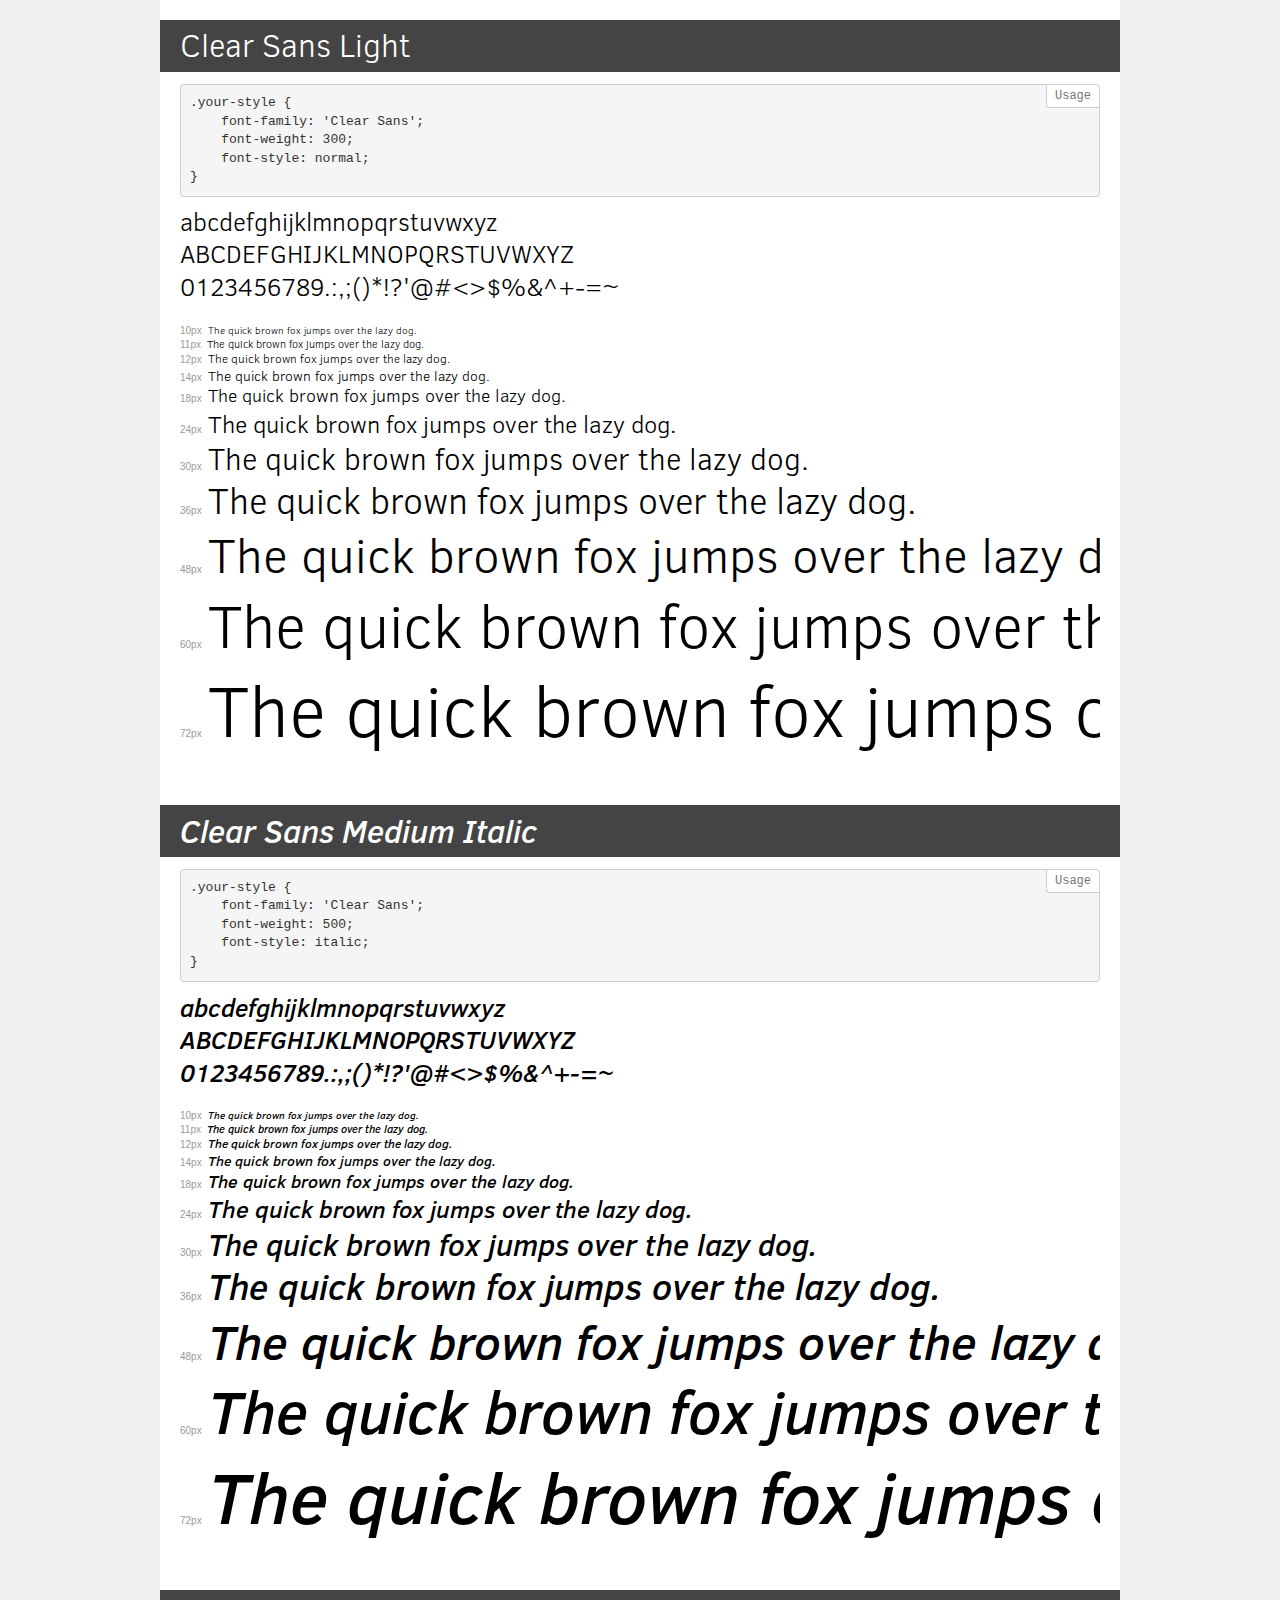
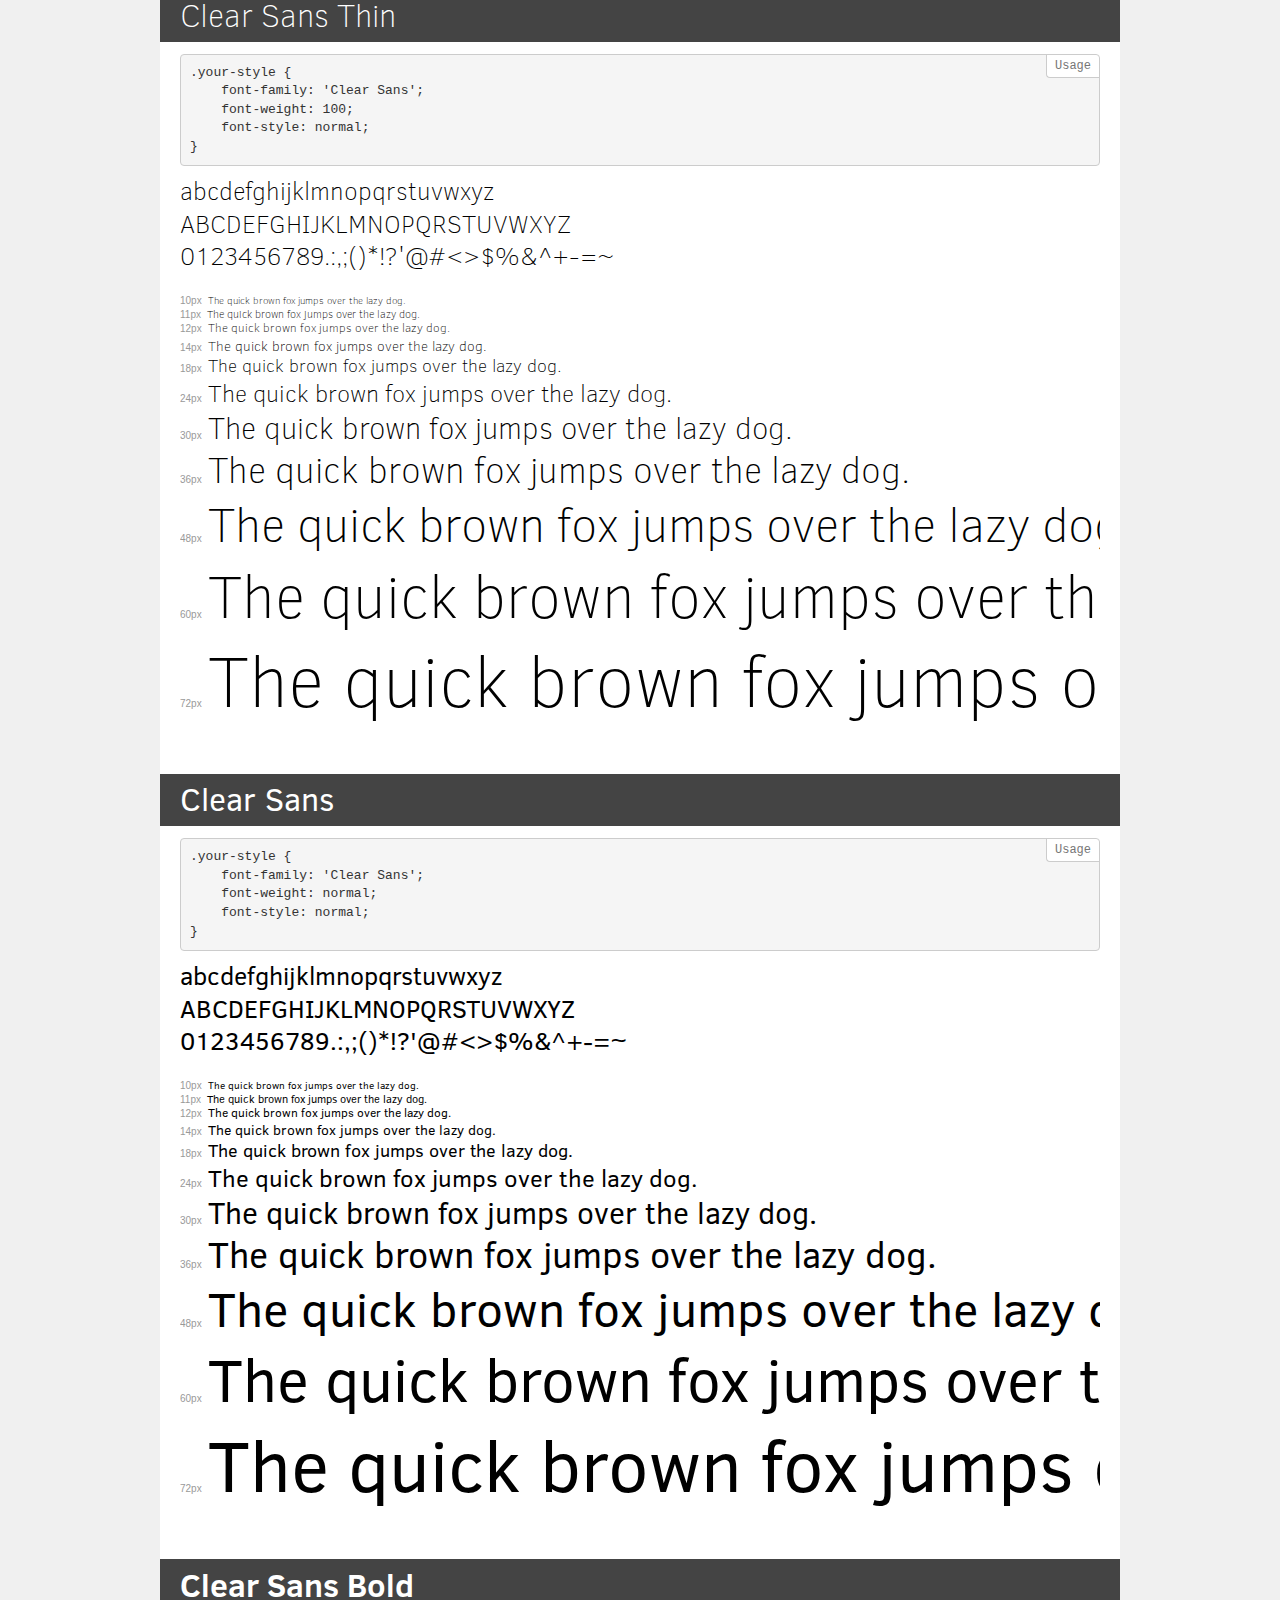
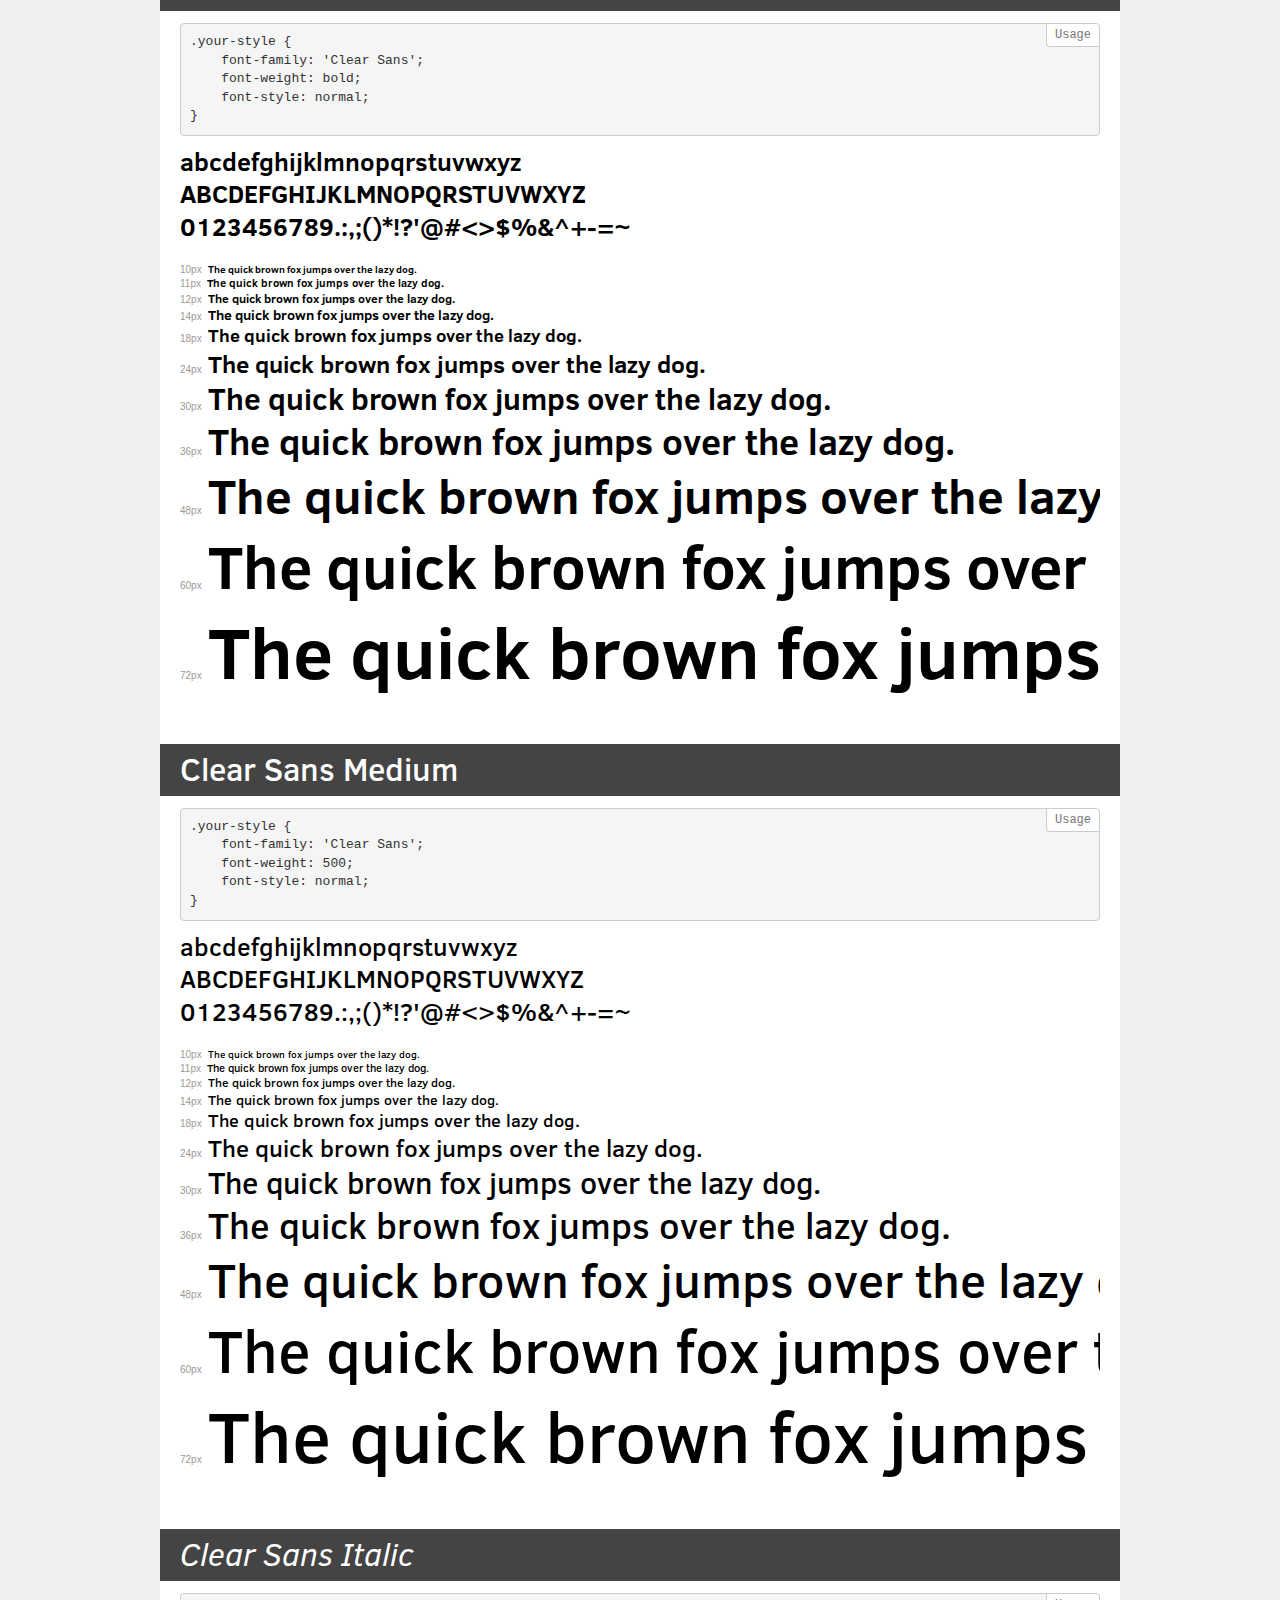
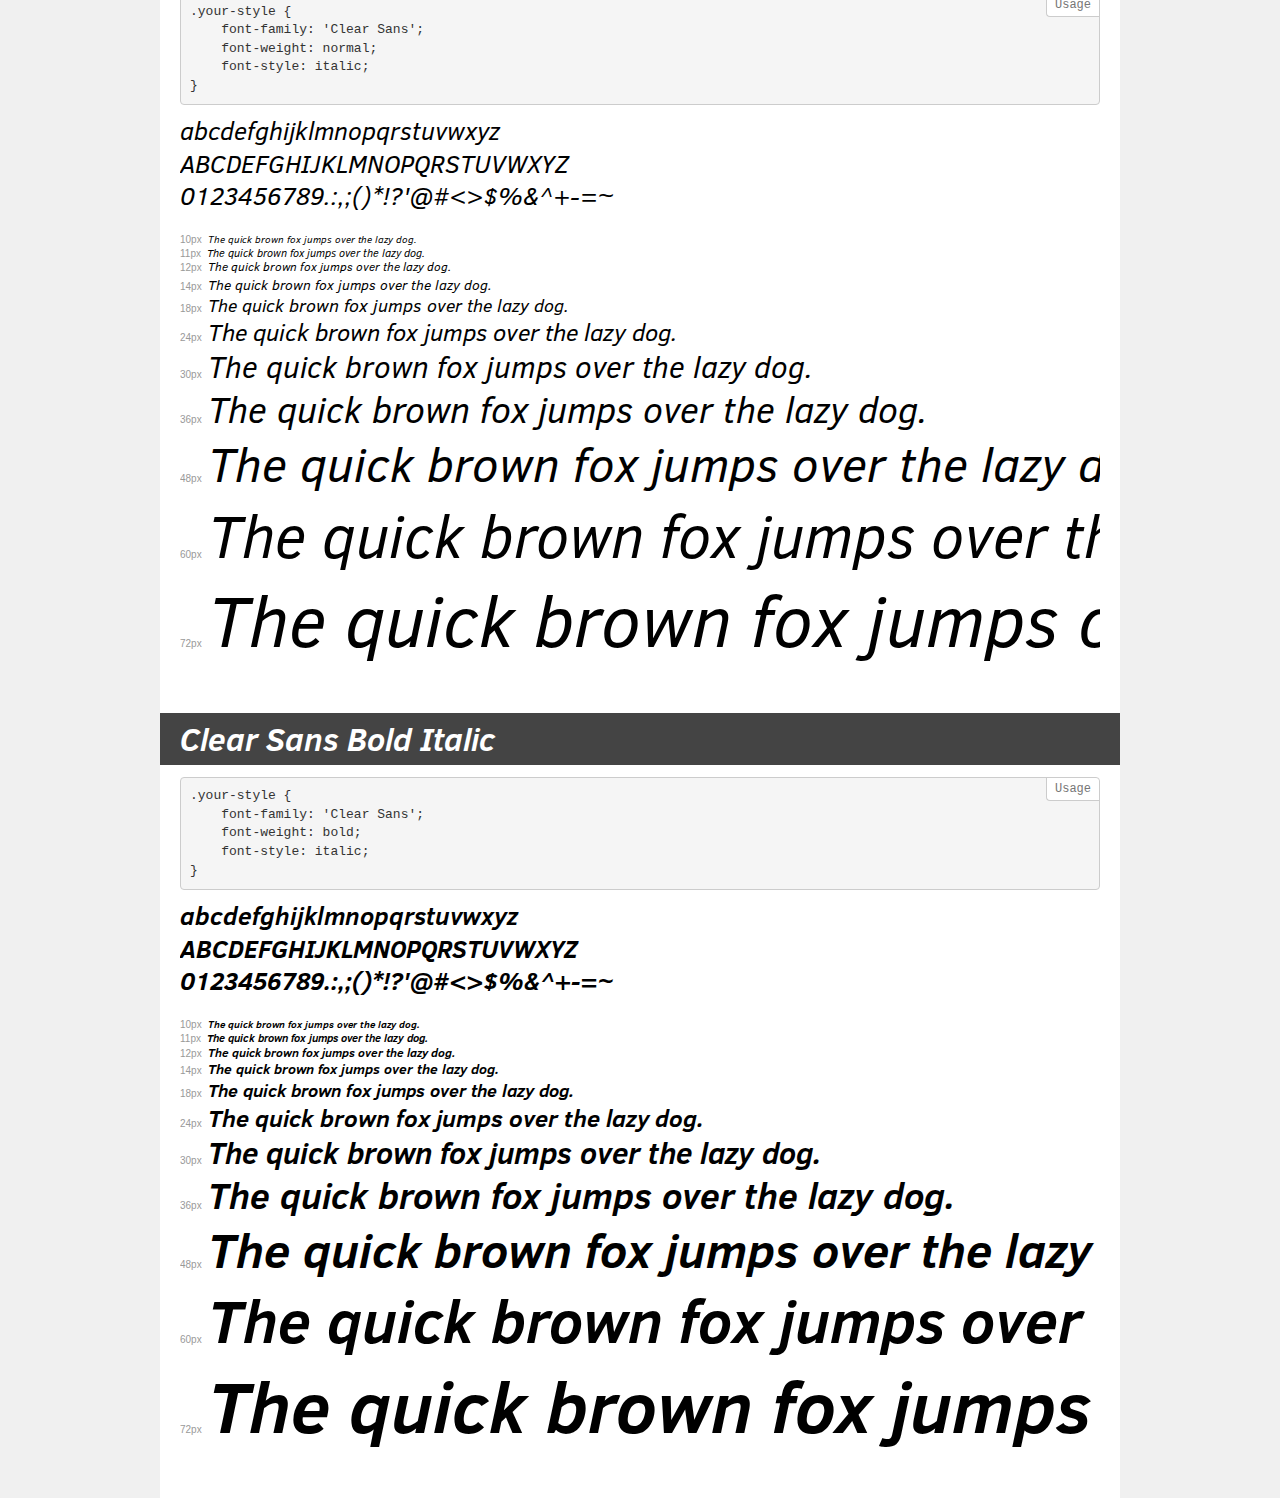
<file: looksmatch/clear-sans-font-face/demo.html>
<!DOCTYPE html>
<html lang="en">
<head>
    <meta charset="utf-8">
    <meta http-equiv="X-UA-Compatible" content="IE=edge">
    <meta name="viewport" content="width=device-width, initial-scale=1">
    <meta name="robots" content="noindex, noarchive">
    <meta name="format-detection" content="telephone=no">
    <title>Transfonter demo</title>
    <link href="stylesheet.css" rel="stylesheet">
    <style>
        /*
        http://meyerweb.com/eric/tools/css/reset/
        v2.0 | 20110126
        License: none (public domain)
        */
        html, body, div, span, applet, object, iframe,
        h1, h2, h3, h4, h5, h6, p, blockquote, pre,
        a, abbr, acronym, address, big, cite, code,
        del, dfn, em, img, ins, kbd, q, s, samp,
        small, strike, strong, sub, sup, tt, var,
        b, u, i, center,
        dl, dt, dd, ol, ul, li,
        fieldset, form, label, legend,
        table, caption, tbody, tfoot, thead, tr, th, td,
        article, aside, canvas, details, embed,
        figure, figcaption, footer, header, hgroup,
        menu, nav, output, ruby, section, summary,
        time, mark, audio, video {
            margin: 0;
            padding: 0;
            border: 0;
            font-size: 100%;
            font: inherit;
            vertical-align: baseline;
        }
        /* HTML5 display-role reset for older browsers */
        article, aside, details, figcaption, figure,
        footer, header, hgroup, menu, nav, section {
            display: block;
        }
        body {
            line-height: 1;
        }
        ol, ul {
            list-style: none;
        }
        blockquote, q {
            quotes: none;
        }
        blockquote:before, blockquote:after,
        q:before, q:after {
            content: '';
            content: none;
        }
        table {
            border-collapse: collapse;
            border-spacing: 0;
        }
        /* demo styles */
        body {
            background: #f0f0f0;
            color: #000;
        }
        .page {
            background: #fff;
            width: 920px;
            margin: 0 auto;
            padding: 20px 20px 0 20px;
            overflow: hidden;
        }
        .font-container {
            overflow-x: auto;
            overflow-y: hidden;
            margin-bottom: 40px;
            line-height: 1.3;
            white-space: nowrap;
            padding-bottom: 5px;
        }
        h1 {
            position: relative;
            background: #444;
            font-size: 32px;
            color: #fff;
            padding: 10px 20px;
            margin: 0 -20px 12px -20px;
        }
        .letters {
            font-size: 25px;
            margin-bottom: 20px;
        }
        .s10:before {
            content: '10px';
        }
        .s11:before {
            content: '11px';
        }
        .s12:before {
            content: '12px';
        }
        .s14:before {
            content: '14px';
        }
        .s18:before {
            content: '18px';
        }
        .s24:before {
            content: '24px';
        }
        .s30:before {
            content: '30px';
        }
        .s36:before {
            content: '36px';
        }
        .s48:before {
            content: '48px';
        }
        .s60:before {
            content: '60px';
        }
        .s72:before {
            content: '72px';
        }
        .s10:before, .s11:before, .s12:before, .s14:before,
        .s18:before, .s24:before, .s30:before, .s36:before,
        .s48:before, .s60:before, .s72:before {
            font-family: Arial, sans-serif;
            font-size: 10px;
            font-weight: normal;
            font-style: normal;
            color: #999;
            padding-right: 6px;
        }
        pre {
            display: block;
            position: relative;
            padding: 9px;
            margin: 0 0 10px;
            font-family: Monaco, Menlo, Consolas, "Courier New", monospace;
            font-size: 13px;
            line-height: 1.428571429;
            color: #333;
            font-weight: normal;
            font-style: normal;
            background-color: #f5f5f5;
            border: 1px solid #ccc;
            overflow-x: auto;
            border-radius: 4px;
        }
        pre:after {
            display: block;
            position: absolute;
            right: 0;
            top: 0;
            content: 'Usage';
            line-height: 1;
            padding: 5px 8px;
            font-size: 12px;
            color: #767676;
            background-color: #fff;
            border: 1px solid #ccc;
            border-right: none;
            border-top: none;
            border-radius: 0 4px 0 4px;
            z-index: 10;
        }
        /* responsive */
        @media (max-width: 959px) {
            .page {
                width: auto;
                margin: 0;
            }
        }
    </style>
</head>
<body>
<div class="page">
    <div class="demo">
        <h1 style="font-family: 'Clear Sans'; font-weight: 300; font-style: normal;">Clear Sans Light</h1>
        <pre>.your-style {
    font-family: 'Clear Sans';
    font-weight: 300;
    font-style: normal;
}</pre>
        <div class="font-container" style="font-family: 'Clear Sans'; font-weight: 300; font-style: normal;">
            <p class="letters">
                abcdefghijklmnopqrstuvwxyz<br>
ABCDEFGHIJKLMNOPQRSTUVWXYZ<br>
                0123456789.:,;()*!?'@#<>$%&^+-=~
            </p>
            <p class="s10" style="font-size: 10px;">The quick brown fox jumps over the lazy dog.</p>
            <p class="s11" style="font-size: 11px;">The quick brown fox jumps over the lazy dog.</p>
            <p class="s12" style="font-size: 12px;">The quick brown fox jumps over the lazy dog.</p>
            <p class="s14" style="font-size: 14px;">The quick brown fox jumps over the lazy dog.</p>
            <p class="s18" style="font-size: 18px;">The quick brown fox jumps over the lazy dog.</p>
            <p class="s24" style="font-size: 24px;">The quick brown fox jumps over the lazy dog.</p>
            <p class="s30" style="font-size: 30px;">The quick brown fox jumps over the lazy dog.</p>
            <p class="s36" style="font-size: 36px;">The quick brown fox jumps over the lazy dog.</p>
            <p class="s48" style="font-size: 48px;">The quick brown fox jumps over the lazy dog.</p>
            <p class="s60" style="font-size: 60px;">The quick brown fox jumps over the lazy dog.</p>
            <p class="s72" style="font-size: 72px;">The quick brown fox jumps over the lazy dog.</p>
        </div>
    </div>
    <div class="demo">
        <h1 style="font-family: 'Clear Sans'; font-weight: 500; font-style: italic;">Clear Sans Medium Italic</h1>
        <pre>.your-style {
    font-family: 'Clear Sans';
    font-weight: 500;
    font-style: italic;
}</pre>
        <div class="font-container" style="font-family: 'Clear Sans'; font-weight: 500; font-style: italic;">
            <p class="letters">
                abcdefghijklmnopqrstuvwxyz<br>
ABCDEFGHIJKLMNOPQRSTUVWXYZ<br>
                0123456789.:,;()*!?'@#<>$%&^+-=~
            </p>
            <p class="s10" style="font-size: 10px;">The quick brown fox jumps over the lazy dog.</p>
            <p class="s11" style="font-size: 11px;">The quick brown fox jumps over the lazy dog.</p>
            <p class="s12" style="font-size: 12px;">The quick brown fox jumps over the lazy dog.</p>
            <p class="s14" style="font-size: 14px;">The quick brown fox jumps over the lazy dog.</p>
            <p class="s18" style="font-size: 18px;">The quick brown fox jumps over the lazy dog.</p>
            <p class="s24" style="font-size: 24px;">The quick brown fox jumps over the lazy dog.</p>
            <p class="s30" style="font-size: 30px;">The quick brown fox jumps over the lazy dog.</p>
            <p class="s36" style="font-size: 36px;">The quick brown fox jumps over the lazy dog.</p>
            <p class="s48" style="font-size: 48px;">The quick brown fox jumps over the lazy dog.</p>
            <p class="s60" style="font-size: 60px;">The quick brown fox jumps over the lazy dog.</p>
            <p class="s72" style="font-size: 72px;">The quick brown fox jumps over the lazy dog.</p>
        </div>
    </div>
    <div class="demo">
        <h1 style="font-family: 'Clear Sans'; font-weight: 100; font-style: normal;">Clear Sans Thin</h1>
        <pre>.your-style {
    font-family: 'Clear Sans';
    font-weight: 100;
    font-style: normal;
}</pre>
        <div class="font-container" style="font-family: 'Clear Sans'; font-weight: 100; font-style: normal;">
            <p class="letters">
                abcdefghijklmnopqrstuvwxyz<br>
ABCDEFGHIJKLMNOPQRSTUVWXYZ<br>
                0123456789.:,;()*!?'@#<>$%&^+-=~
            </p>
            <p class="s10" style="font-size: 10px;">The quick brown fox jumps over the lazy dog.</p>
            <p class="s11" style="font-size: 11px;">The quick brown fox jumps over the lazy dog.</p>
            <p class="s12" style="font-size: 12px;">The quick brown fox jumps over the lazy dog.</p>
            <p class="s14" style="font-size: 14px;">The quick brown fox jumps over the lazy dog.</p>
            <p class="s18" style="font-size: 18px;">The quick brown fox jumps over the lazy dog.</p>
            <p class="s24" style="font-size: 24px;">The quick brown fox jumps over the lazy dog.</p>
            <p class="s30" style="font-size: 30px;">The quick brown fox jumps over the lazy dog.</p>
            <p class="s36" style="font-size: 36px;">The quick brown fox jumps over the lazy dog.</p>
            <p class="s48" style="font-size: 48px;">The quick brown fox jumps over the lazy dog.</p>
            <p class="s60" style="font-size: 60px;">The quick brown fox jumps over the lazy dog.</p>
            <p class="s72" style="font-size: 72px;">The quick brown fox jumps over the lazy dog.</p>
        </div>
    </div>
    <div class="demo">
        <h1 style="font-family: 'Clear Sans'; font-weight: normal; font-style: normal;">Clear Sans</h1>
        <pre>.your-style {
    font-family: 'Clear Sans';
    font-weight: normal;
    font-style: normal;
}</pre>
        <div class="font-container" style="font-family: 'Clear Sans'; font-weight: normal; font-style: normal;">
            <p class="letters">
                abcdefghijklmnopqrstuvwxyz<br>
ABCDEFGHIJKLMNOPQRSTUVWXYZ<br>
                0123456789.:,;()*!?'@#<>$%&^+-=~
            </p>
            <p class="s10" style="font-size: 10px;">The quick brown fox jumps over the lazy dog.</p>
            <p class="s11" style="font-size: 11px;">The quick brown fox jumps over the lazy dog.</p>
            <p class="s12" style="font-size: 12px;">The quick brown fox jumps over the lazy dog.</p>
            <p class="s14" style="font-size: 14px;">The quick brown fox jumps over the lazy dog.</p>
            <p class="s18" style="font-size: 18px;">The quick brown fox jumps over the lazy dog.</p>
            <p class="s24" style="font-size: 24px;">The quick brown fox jumps over the lazy dog.</p>
            <p class="s30" style="font-size: 30px;">The quick brown fox jumps over the lazy dog.</p>
            <p class="s36" style="font-size: 36px;">The quick brown fox jumps over the lazy dog.</p>
            <p class="s48" style="font-size: 48px;">The quick brown fox jumps over the lazy dog.</p>
            <p class="s60" style="font-size: 60px;">The quick brown fox jumps over the lazy dog.</p>
            <p class="s72" style="font-size: 72px;">The quick brown fox jumps over the lazy dog.</p>
        </div>
    </div>
    <div class="demo">
        <h1 style="font-family: 'Clear Sans'; font-weight: bold; font-style: normal;">Clear Sans Bold</h1>
        <pre>.your-style {
    font-family: 'Clear Sans';
    font-weight: bold;
    font-style: normal;
}</pre>
        <div class="font-container" style="font-family: 'Clear Sans'; font-weight: bold; font-style: normal;">
            <p class="letters">
                abcdefghijklmnopqrstuvwxyz<br>
ABCDEFGHIJKLMNOPQRSTUVWXYZ<br>
                0123456789.:,;()*!?'@#<>$%&^+-=~
            </p>
            <p class="s10" style="font-size: 10px;">The quick brown fox jumps over the lazy dog.</p>
            <p class="s11" style="font-size: 11px;">The quick brown fox jumps over the lazy dog.</p>
            <p class="s12" style="font-size: 12px;">The quick brown fox jumps over the lazy dog.</p>
            <p class="s14" style="font-size: 14px;">The quick brown fox jumps over the lazy dog.</p>
            <p class="s18" style="font-size: 18px;">The quick brown fox jumps over the lazy dog.</p>
            <p class="s24" style="font-size: 24px;">The quick brown fox jumps over the lazy dog.</p>
            <p class="s30" style="font-size: 30px;">The quick brown fox jumps over the lazy dog.</p>
            <p class="s36" style="font-size: 36px;">The quick brown fox jumps over the lazy dog.</p>
            <p class="s48" style="font-size: 48px;">The quick brown fox jumps over the lazy dog.</p>
            <p class="s60" style="font-size: 60px;">The quick brown fox jumps over the lazy dog.</p>
            <p class="s72" style="font-size: 72px;">The quick brown fox jumps over the lazy dog.</p>
        </div>
    </div>
    <div class="demo">
        <h1 style="font-family: 'Clear Sans'; font-weight: 500; font-style: normal;">Clear Sans Medium</h1>
        <pre>.your-style {
    font-family: 'Clear Sans';
    font-weight: 500;
    font-style: normal;
}</pre>
        <div class="font-container" style="font-family: 'Clear Sans'; font-weight: 500; font-style: normal;">
            <p class="letters">
                abcdefghijklmnopqrstuvwxyz<br>
ABCDEFGHIJKLMNOPQRSTUVWXYZ<br>
                0123456789.:,;()*!?'@#<>$%&^+-=~
            </p>
            <p class="s10" style="font-size: 10px;">The quick brown fox jumps over the lazy dog.</p>
            <p class="s11" style="font-size: 11px;">The quick brown fox jumps over the lazy dog.</p>
            <p class="s12" style="font-size: 12px;">The quick brown fox jumps over the lazy dog.</p>
            <p class="s14" style="font-size: 14px;">The quick brown fox jumps over the lazy dog.</p>
            <p class="s18" style="font-size: 18px;">The quick brown fox jumps over the lazy dog.</p>
            <p class="s24" style="font-size: 24px;">The quick brown fox jumps over the lazy dog.</p>
            <p class="s30" style="font-size: 30px;">The quick brown fox jumps over the lazy dog.</p>
            <p class="s36" style="font-size: 36px;">The quick brown fox jumps over the lazy dog.</p>
            <p class="s48" style="font-size: 48px;">The quick brown fox jumps over the lazy dog.</p>
            <p class="s60" style="font-size: 60px;">The quick brown fox jumps over the lazy dog.</p>
            <p class="s72" style="font-size: 72px;">The quick brown fox jumps over the lazy dog.</p>
        </div>
    </div>
    <div class="demo">
        <h1 style="font-family: 'Clear Sans'; font-weight: normal; font-style: italic;">Clear Sans Italic</h1>
        <pre>.your-style {
    font-family: 'Clear Sans';
    font-weight: normal;
    font-style: italic;
}</pre>
        <div class="font-container" style="font-family: 'Clear Sans'; font-weight: normal; font-style: italic;">
            <p class="letters">
                abcdefghijklmnopqrstuvwxyz<br>
ABCDEFGHIJKLMNOPQRSTUVWXYZ<br>
                0123456789.:,;()*!?'@#<>$%&^+-=~
            </p>
            <p class="s10" style="font-size: 10px;">The quick brown fox jumps over the lazy dog.</p>
            <p class="s11" style="font-size: 11px;">The quick brown fox jumps over the lazy dog.</p>
            <p class="s12" style="font-size: 12px;">The quick brown fox jumps over the lazy dog.</p>
            <p class="s14" style="font-size: 14px;">The quick brown fox jumps over the lazy dog.</p>
            <p class="s18" style="font-size: 18px;">The quick brown fox jumps over the lazy dog.</p>
            <p class="s24" style="font-size: 24px;">The quick brown fox jumps over the lazy dog.</p>
            <p class="s30" style="font-size: 30px;">The quick brown fox jumps over the lazy dog.</p>
            <p class="s36" style="font-size: 36px;">The quick brown fox jumps over the lazy dog.</p>
            <p class="s48" style="font-size: 48px;">The quick brown fox jumps over the lazy dog.</p>
            <p class="s60" style="font-size: 60px;">The quick brown fox jumps over the lazy dog.</p>
            <p class="s72" style="font-size: 72px;">The quick brown fox jumps over the lazy dog.</p>
        </div>
    </div>
    <div class="demo">
        <h1 style="font-family: 'Clear Sans'; font-weight: bold; font-style: italic;">Clear Sans Bold Italic</h1>
        <pre>.your-style {
    font-family: 'Clear Sans';
    font-weight: bold;
    font-style: italic;
}</pre>
        <div class="font-container" style="font-family: 'Clear Sans'; font-weight: bold; font-style: italic;">
            <p class="letters">
                abcdefghijklmnopqrstuvwxyz<br>
ABCDEFGHIJKLMNOPQRSTUVWXYZ<br>
                0123456789.:,;()*!?'@#<>$%&^+-=~
            </p>
            <p class="s10" style="font-size: 10px;">The quick brown fox jumps over the lazy dog.</p>
            <p class="s11" style="font-size: 11px;">The quick brown fox jumps over the lazy dog.</p>
            <p class="s12" style="font-size: 12px;">The quick brown fox jumps over the lazy dog.</p>
            <p class="s14" style="font-size: 14px;">The quick brown fox jumps over the lazy dog.</p>
            <p class="s18" style="font-size: 18px;">The quick brown fox jumps over the lazy dog.</p>
            <p class="s24" style="font-size: 24px;">The quick brown fox jumps over the lazy dog.</p>
            <p class="s30" style="font-size: 30px;">The quick brown fox jumps over the lazy dog.</p>
            <p class="s36" style="font-size: 36px;">The quick brown fox jumps over the lazy dog.</p>
            <p class="s48" style="font-size: 48px;">The quick brown fox jumps over the lazy dog.</p>
            <p class="s60" style="font-size: 60px;">The quick brown fox jumps over the lazy dog.</p>
            <p class="s72" style="font-size: 72px;">The quick brown fox jumps over the lazy dog.</p>
        </div>
    </div>
</div>
</body>
</html>
</file>
<file: looksmatch/clear-sans-font-face/stylesheet.css>
@font-face {
    font-family: 'Clear Sans';
    src: local('Clear Sans Light'), local('ClearSans-Light'),
        url('ClearSans-Light.ttf') format('truetype');
    font-weight: 300;
    font-style: normal;
    font-display: swap;
}

@font-face {
    font-family: 'Clear Sans';
    src: local('Clear Sans Medium Italic'), local('ClearSans-MediumItalic'),
        url('ClearSans-MediumItalic.ttf') format('truetype');
    font-weight: 500;
    font-style: italic;
    font-display: swap;
}

@font-face {
    font-family: 'Clear Sans';
    src: local('Clear Sans Thin'), local('ClearSans-Thin'),
        url('ClearSans-Thin.ttf') format('truetype');
    font-weight: 100;
    font-style: normal;
    font-display: swap;
}

@font-face {
    font-family: 'Clear Sans';
    src: local('Clear Sans'), local('ClearSans'),
        url('ClearSans.ttf') format('truetype');
    font-weight: normal;
    font-style: normal;
    font-display: swap;
}

@font-face {
    font-family: 'Clear Sans';
    src: local('Clear Sans Bold'), local('ClearSans-Bold'),
        url('ClearSans-Bold.ttf') format('truetype');
    font-weight: bold;
    font-style: normal;
    font-display: swap;
}

@font-face {
    font-family: 'Clear Sans';
    src: local('Clear Sans Medium'), local('ClearSans-Medium'),
        url('ClearSans-Medium.ttf') format('truetype');
    font-weight: 500;
    font-style: normal;
    font-display: swap;
}

@font-face {
    font-family: 'Clear Sans';
    src: local('Clear Sans Italic'), local('ClearSans-Italic'),
        url('ClearSans-Italic.ttf') format('truetype');
    font-weight: normal;
    font-style: italic;
    font-display: swap;
}

@font-face {
    font-family: 'Clear Sans';
    src: local('Clear Sans Bold Italic'), local('ClearSans-BoldItalic'),
        url('ClearSans-BoldItalic.ttf') format('truetype');
    font-weight: bold;
    font-style: italic;
    font-display: swap;
}
</file>
